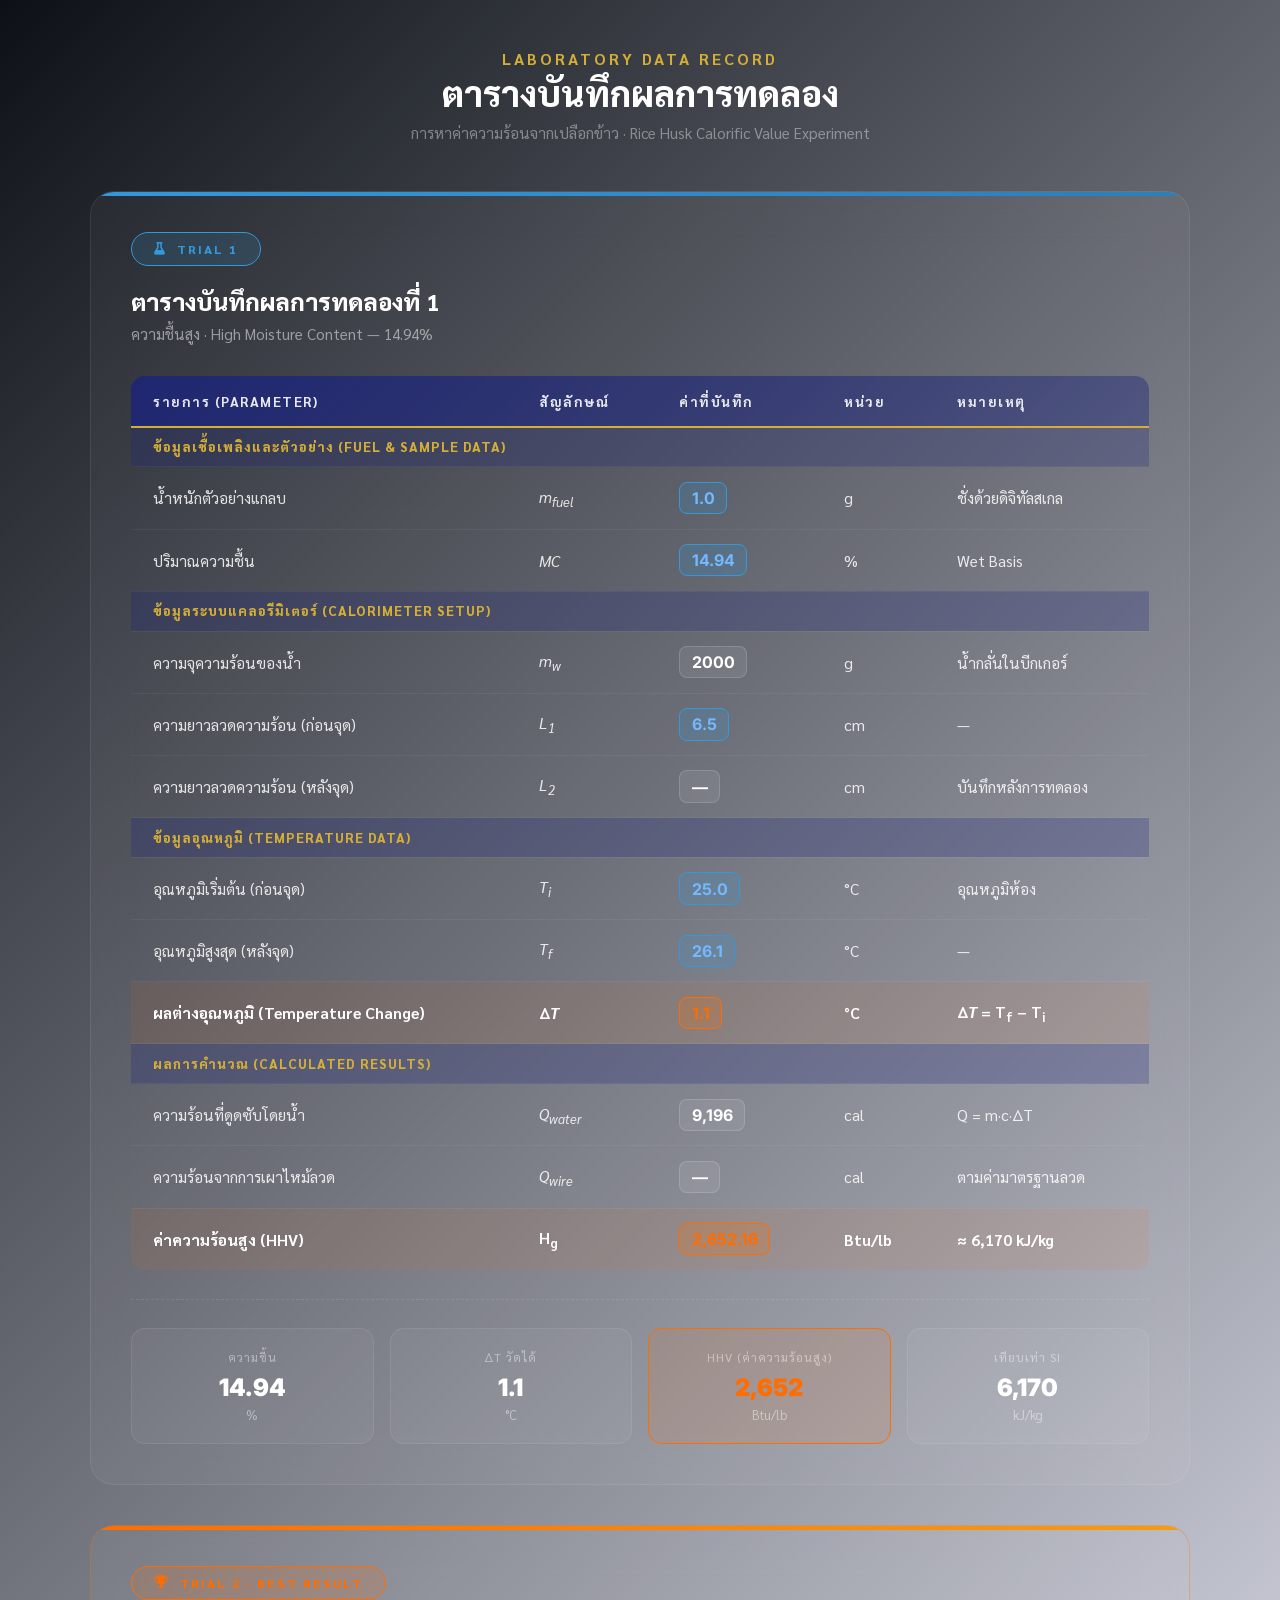
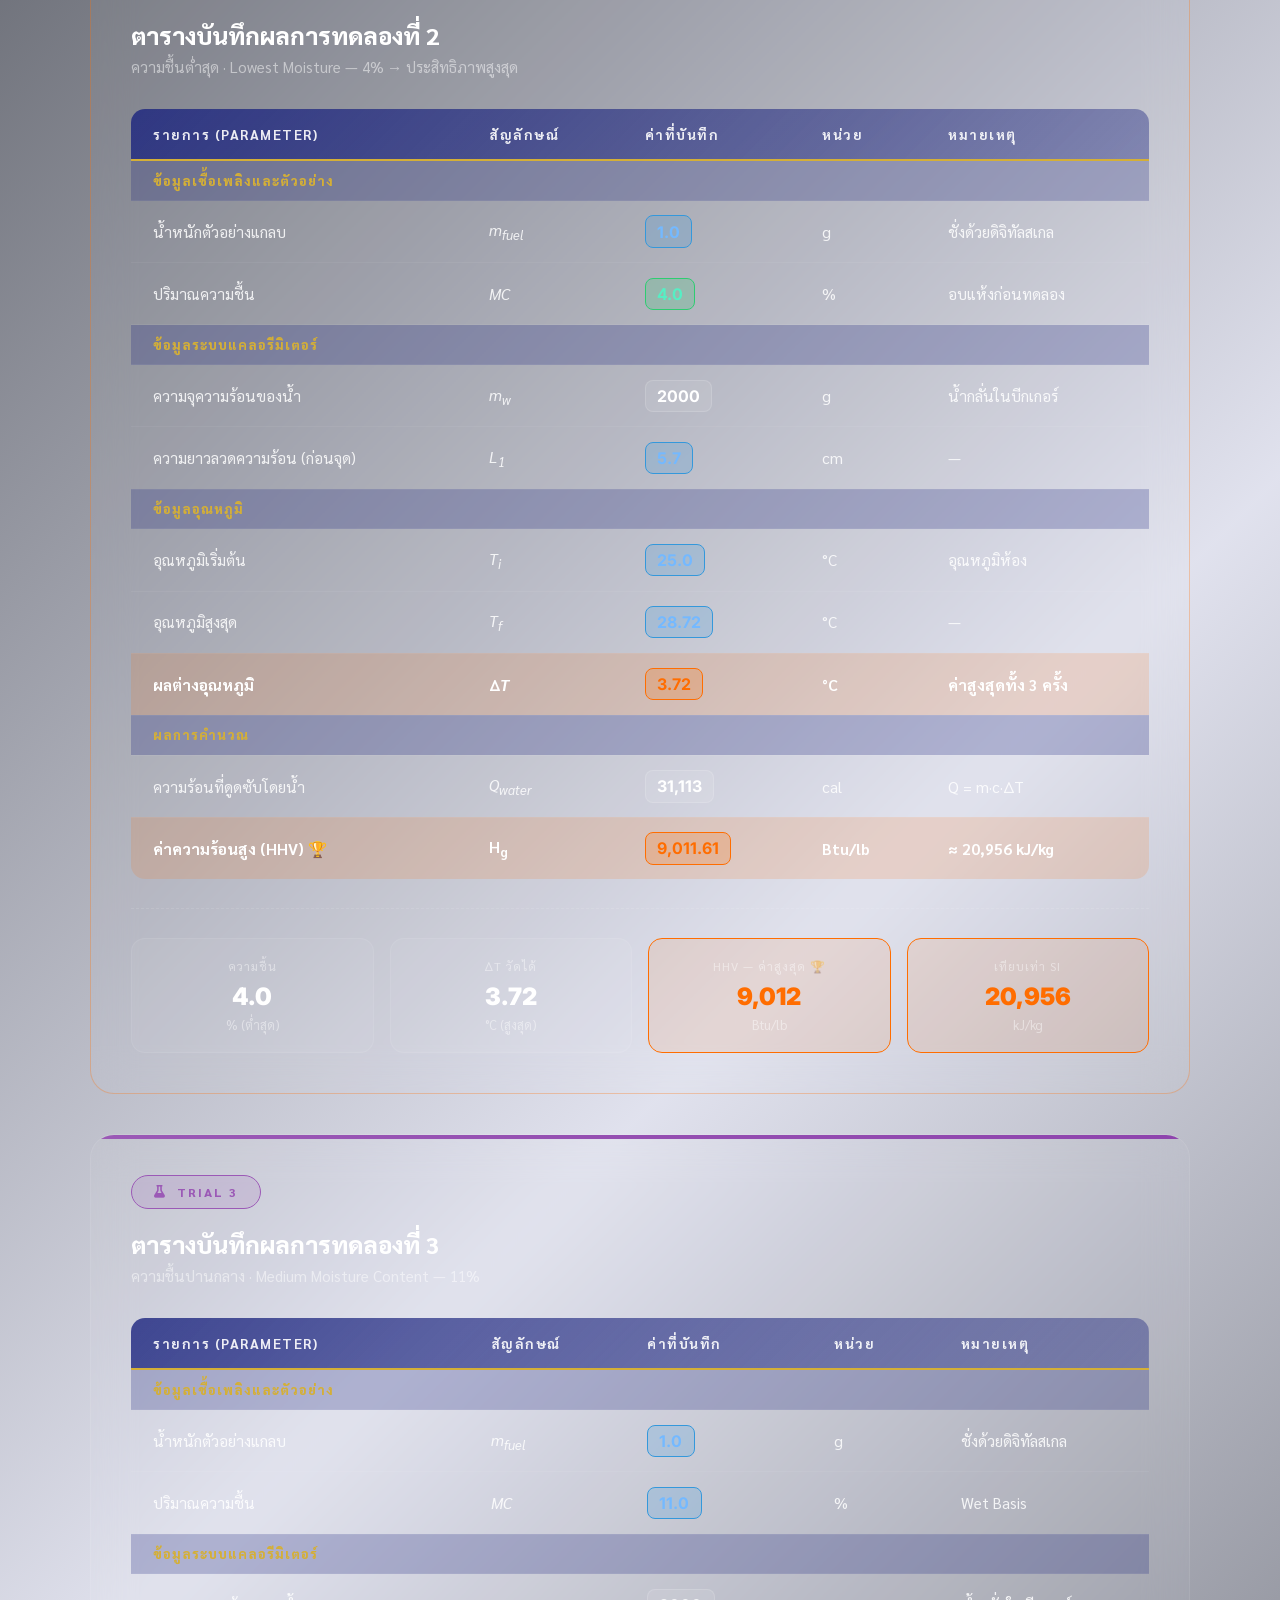
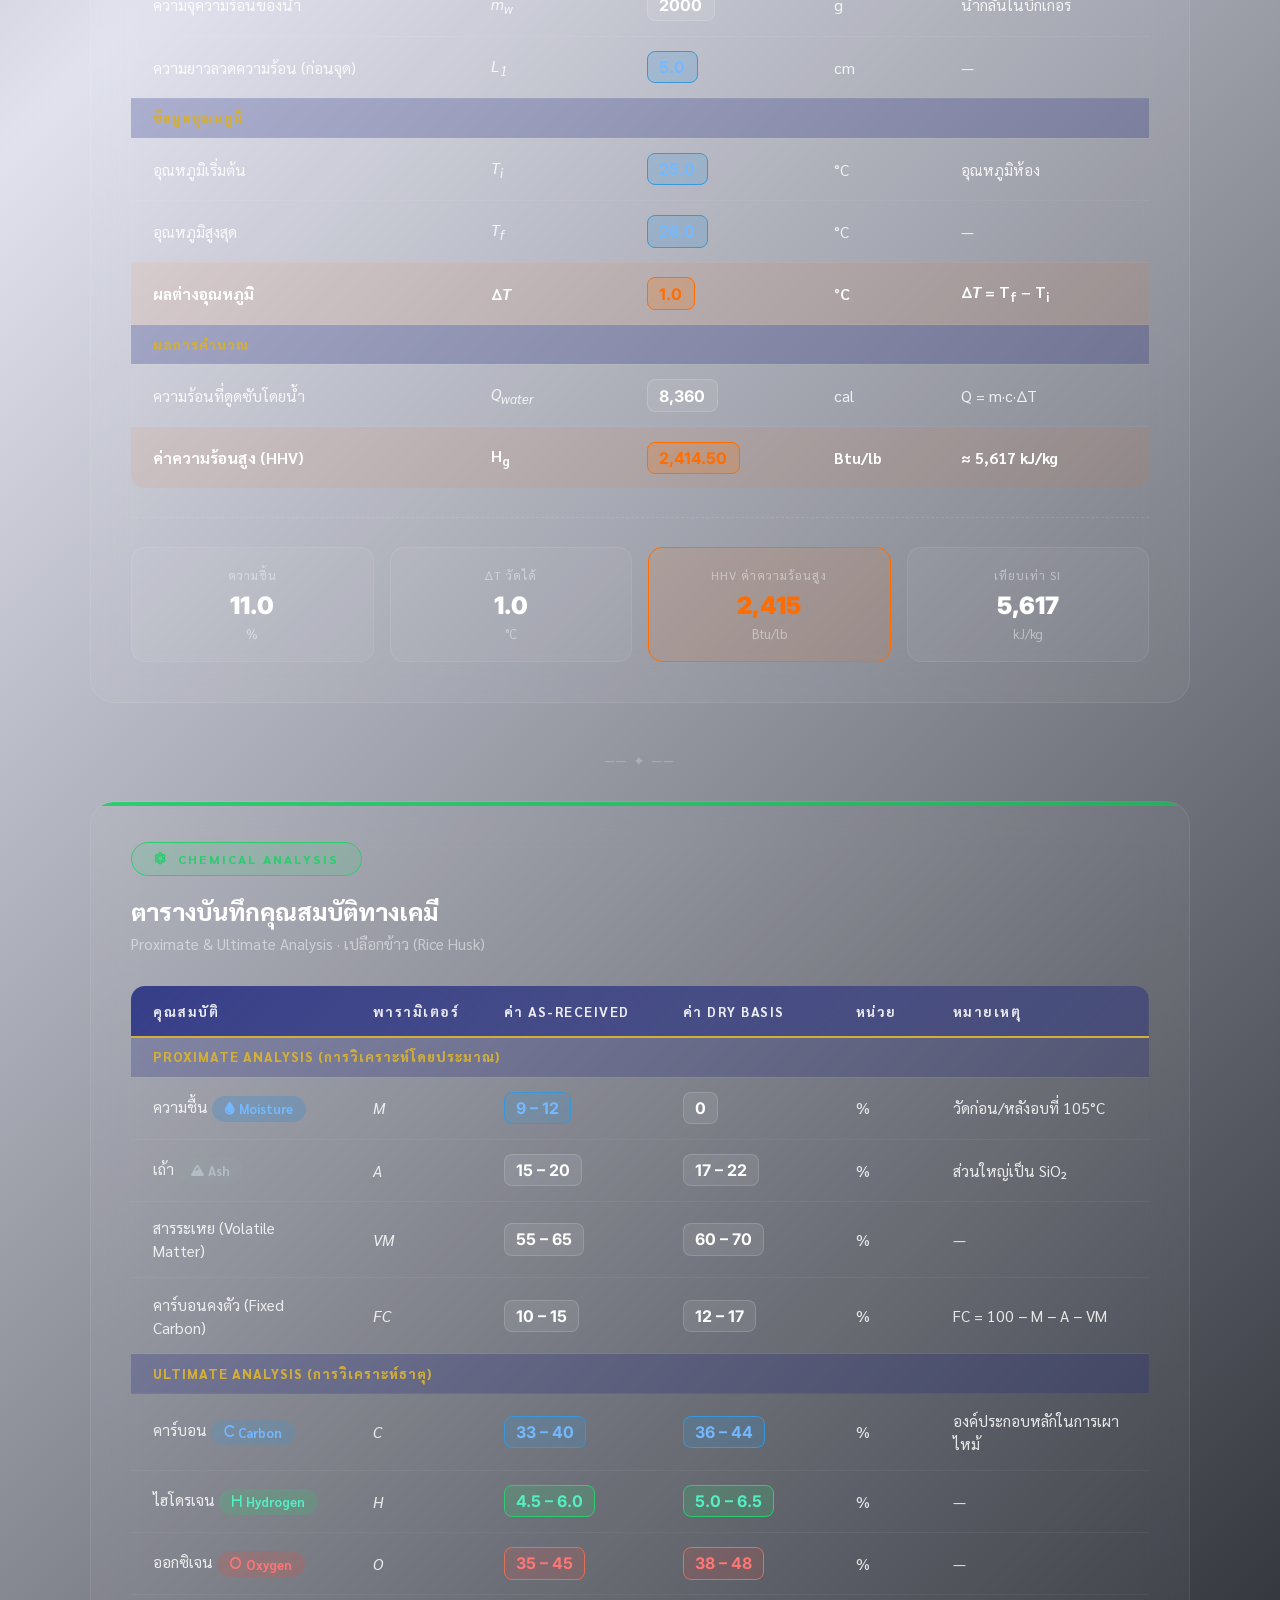
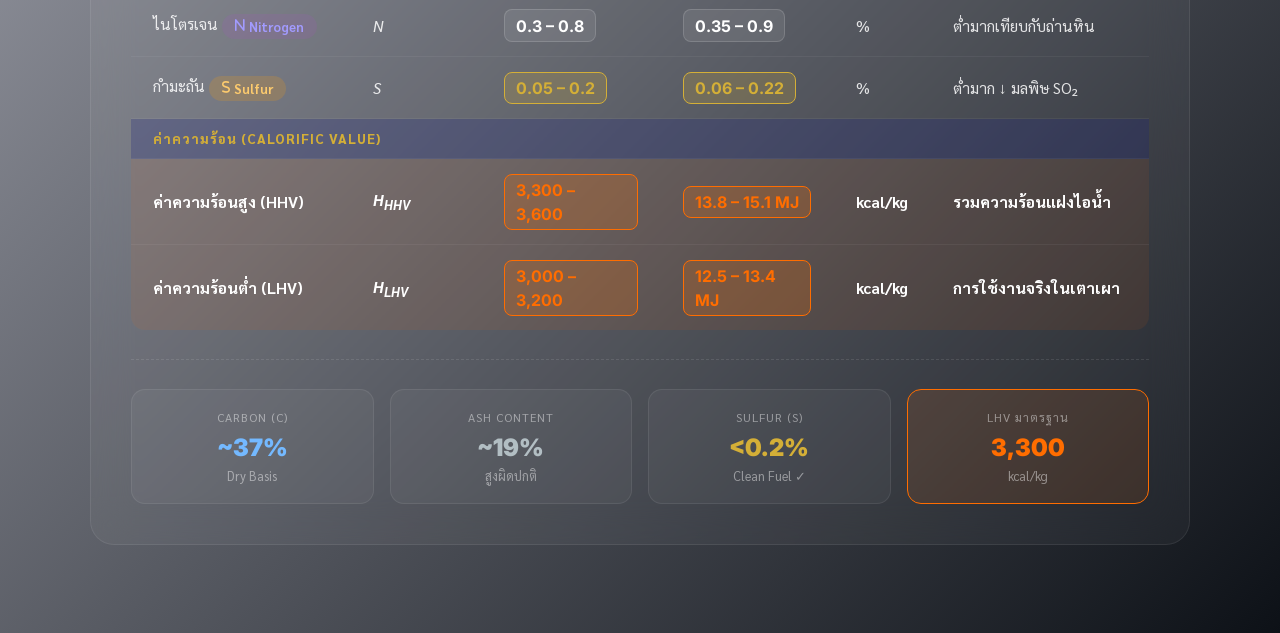
<file: lab-tables-preview.html>
<!DOCTYPE html>
<html lang="th">

<head>
    <meta charset="UTF-8">
    <meta name="viewport" content="width=device-width, initial-scale=1.0">
    <title>ตารางบันทึกผลการทดลอง - แกลบ</title>
    <link rel="preconnect" href="https://fonts.googleapis.com">
    <link
        href="https://fonts.googleapis.com/css2?family=Sarabun:wght@300;400;600;700;800&family=Inter:wght@400;700;900&display=swap"
        rel="stylesheet">
    <link rel="stylesheet" href="https://cdnjs.cloudflare.com/ajax/libs/font-awesome/6.4.0/css/all.min.css">
    <style>
        :root {
            --navy: #1A237E;
            --orange: #FF6D00;
            --gold: #D4AF37;
            --green: #2ecc71;
            --dark: #0d1117;
            --glass: rgba(255, 255, 255, 0.04);
        }

        * {
            margin: 0;
            padding: 0;
            box-sizing: border-box;
        }

        body {
            font-family: 'Sarabun', sans-serif;
            background: linear-gradient(135deg, #0d1117 0%, #1a237e22 50%, #0d1117 100%);
            min-height: 100vh;
            color: #e0e0e0;
            padding: 3rem 1.5rem;
        }

        .page-title {
            text-align: center;
            margin-bottom: 3rem;
        }

        .page-title h1 {
            font-size: 2.2rem;
            font-weight: 900;
            color: white;
            margin-bottom: 0.5rem;
        }

        .page-title .subtitle {
            color: var(--gold);
            font-size: 1rem;
            letter-spacing: 3px;
            text-transform: uppercase;
            font-weight: 700;
        }

        .container {
            max-width: 1100px;
            margin: 0 auto;
        }

        /* ===== TRIAL CARD ===== */
        .trial-card {
            background: var(--glass);
            border: 1px solid rgba(255, 255, 255, 0.08);
            backdrop-filter: blur(20px);
            border-radius: 24px;
            padding: 2.5rem;
            margin-bottom: 2.5rem;
            position: relative;
            overflow: hidden;
            transition: transform 0.3s ease, box-shadow 0.3s ease;
        }

        .trial-card:hover {
            transform: translateY(-4px);
            box-shadow: 0 20px 60px rgba(0, 0, 0, 0.4);
        }

        .trial-card::before {
            content: '';
            position: absolute;
            top: 0;
            left: 0;
            right: 0;
            height: 4px;
        }

        .trial-card.trial-1::before {
            background: linear-gradient(90deg, #3498db, #2980b9);
        }

        .trial-card.trial-2::before {
            background: linear-gradient(90deg, var(--orange), #f39c12);
        }

        .trial-card.trial-3::before {
            background: linear-gradient(90deg, #9b59b6, #8e44ad);
        }

        .trial-card.chem-table::before {
            background: linear-gradient(90deg, var(--green), #27ae60);
        }

        .trial-card.trial-2 {
            border-color: rgba(255, 109, 0, 0.3);
        }

        /* BADGE */
        .trial-badge {
            display: inline-flex;
            align-items: center;
            gap: 0.6rem;
            padding: 0.5rem 1.4rem;
            border-radius: 50px;
            font-size: 0.78rem;
            font-weight: 800;
            letter-spacing: 2px;
            text-transform: uppercase;
            margin-bottom: 1.2rem;
        }

        .badge-1 {
            background: rgba(52, 152, 219, 0.15);
            border: 1px solid #3498db;
            color: #3498db;
        }

        .badge-2 {
            background: rgba(255, 109, 0, 0.15);
            border: 1px solid var(--orange);
            color: var(--orange);
        }

        .badge-3 {
            background: rgba(155, 89, 182, 0.15);
            border: 1px solid #9b59b6;
            color: #9b59b6;
        }

        .badge-chem {
            background: rgba(46, 204, 113, 0.15);
            border: 1px solid var(--green);
            color: var(--green);
        }

        .trial-title {
            font-size: 1.5rem;
            font-weight: 800;
            color: white;
            margin-bottom: 0.4rem;
        }

        .trial-subtitle {
            font-size: 0.95rem;
            color: rgba(255, 255, 255, 0.5);
            margin-bottom: 2rem;
        }

        /* TABLE */
        .table-wrap {
            overflow-x: auto;
            border-radius: 14px;
        }

        table {
            width: 100%;
            border-collapse: collapse;
            font-size: 0.97rem;
        }

        thead tr {
            background: linear-gradient(135deg, rgba(26, 35, 126, 0.8), rgba(26, 35, 126, 0.4));
        }

        th {
            padding: 1rem 1.4rem;
            text-align: left;
            font-weight: 700;
            font-size: 0.85rem;
            letter-spacing: 1.5px;
            text-transform: uppercase;
            color: rgba(255, 255, 255, 0.9);
            border-bottom: 2px solid var(--gold);
            white-space: nowrap;
        }

        td {
            padding: 0.9rem 1.4rem;
            border-bottom: 1px solid rgba(255, 255, 255, 0.05);
            color: rgba(255, 255, 255, 0.85);
            vertical-align: middle;
            line-height: 1.5;
        }

        tbody tr:hover {
            background: rgba(255, 255, 255, 0.04);
        }

        tbody tr:last-child td {
            border-bottom: none;
        }

        /* row types */
        .row-section td {
            background: rgba(26, 35, 126, 0.25);
            color: var(--gold);
            font-weight: 800;
            font-size: 0.82rem;
            letter-spacing: 1px;
            text-transform: uppercase;
            padding: 0.6rem 1.4rem;
        }

        .row-result td {
            background: rgba(255, 109, 0, 0.08);
            font-weight: 700;
            color: white;
        }

        .row-result.best td {
            background: rgba(255, 109, 0, 0.15);
        }

        /* Value pill */
        .val-pill {
            display: inline-block;
            background: rgba(255, 255, 255, 0.08);
            border: 1px solid rgba(255, 255, 255, 0.15);
            border-radius: 8px;
            padding: 0.2rem 0.7rem;
            font-family: 'Inter', monospace;
            font-weight: 700;
            font-size: 1rem;
            color: white;
        }

        .val-pill.highlight {
            background: rgba(255, 109, 0, 0.2);
            border-color: var(--orange);
            color: var(--orange);
        }

        .val-pill.blue {
            background: rgba(52, 152, 219, 0.2);
            border-color: #3498db;
            color: #74b9ff;
        }

        .val-pill.green {
            background: rgba(46, 204, 113, 0.2);
            border-color: var(--green);
            color: #55efc4;
        }

        .val-pill.gold {
            background: rgba(212, 175, 55, 0.2);
            border-color: var(--gold);
            color: var(--gold);
        }

        /* RESULT ROW at bottom */
        .result-summary {
            display: grid;
            grid-template-columns: repeat(auto-fit, minmax(160px, 1fr));
            gap: 1rem;
            margin-top: 1.8rem;
            padding-top: 1.8rem;
            border-top: 1px dashed rgba(255, 255, 255, 0.1);
        }

        .res-item {
            background: rgba(255, 255, 255, 0.04);
            border: 1px solid rgba(255, 255, 255, 0.08);
            border-radius: 14px;
            padding: 1.2rem;
            text-align: center;
        }

        .res-label {
            font-size: 0.75rem;
            color: rgba(255, 255, 255, 0.45);
            text-transform: uppercase;
            letter-spacing: 1px;
            margin-bottom: 0.5rem;
        }

        .res-value {
            font-size: 1.5rem;
            font-weight: 900;
            font-family: 'Inter', sans-serif;
            color: white;
        }

        .res-unit {
            font-size: 0.8rem;
            color: rgba(255, 255, 255, 0.45);
            margin-top: 0.3rem;
        }

        .res-item.featured {
            border-color: var(--orange);
            background: rgba(255, 109, 0, 0.1);
        }

        .res-item.featured .res-value {
            color: var(--orange);
        }

        /* Chemical table */
        .tag-pill {
            display: inline-flex;
            align-items: center;
            gap: 4px;
            padding: 0.2rem 0.8rem;
            border-radius: 20px;
            font-size: 0.8rem;
            font-weight: 700;
        }

        .tag-carbon {
            background: rgba(52, 152, 219, 0.2);
            color: #74b9ff;
        }

        .tag-hydrogen {
            background: rgba(46, 204, 113, 0.2);
            color: #55efc4;
        }

        .tag-oxygen {
            background: rgba(231, 76, 60, 0.2);
            color: #ff7675;
        }

        .tag-nitrogen {
            background: rgba(155, 89, 182, 0.2);
            color: #a29bfe;
        }

        .tag-sulfur {
            background: rgba(243, 156, 18, 0.2);
            color: #fdcb6e;
        }

        .tag-ash {
            background: rgba(149, 165, 166, 0.2);
            color: #b2bec3;
        }

        .tag-moisture {
            background: rgba(9, 132, 227, 0.2);
            color: #74b9ff;
        }

        .section-divider {
            text-align: center;
            padding: 0.5rem 0 2rem;
            color: rgba(255, 255, 255, 0.25);
            font-size: 0.85rem;
            letter-spacing: 2px;
        }
    </style>
</head>

<body>
    <div class="container">

        <div class="page-title">
            <div class="subtitle">Laboratory Data Record</div>
            <h1>ตารางบันทึกผลการทดลอง</h1>
            <p style="color:rgba(255,255,255,0.4); margin-top:0.5rem; font-size:0.95rem;">การหาค่าความร้อนจากเปลือกข้าว
                · Rice Husk Calorific Value Experiment</p>
        </div>

        <!-- ===== TRIAL 1 ===== -->
        <div class="trial-card trial-1">
            <div class="trial-badge badge-1"><i class="fa-solid fa-flask"></i> Trial 1</div>
            <div class="trial-title">ตารางบันทึกผลการทดลองที่ 1</div>
            <div class="trial-subtitle">ความชื้นสูง · High Moisture Content — 14.94%</div>

            <div class="table-wrap">
                <table>
                    <thead>
                        <tr>
                            <th>รายการ (Parameter)</th>
                            <th>สัญลักษณ์</th>
                            <th>ค่าที่บันทึก</th>
                            <th>หน่วย</th>
                            <th>หมายเหตุ</th>
                        </tr>
                    </thead>
                    <tbody>
                        <tr class="row-section">
                            <td colspan="5">ข้อมูลเชื้อเพลิงและตัวอย่าง (Fuel & Sample Data)</td>
                        </tr>
                        <tr>
                            <td>น้ำหนักตัวอย่างแกลบ</td>
                            <td><em>m<sub>fuel</sub></em></td>
                            <td><span class="val-pill blue">1.0</span></td>
                            <td>g</td>
                            <td>ชั่งด้วยดิจิทัลสเกล</td>
                        </tr>
                        <tr>
                            <td>ปริมาณความชื้น</td>
                            <td><em>MC</em></td>
                            <td><span class="val-pill blue">14.94</span></td>
                            <td>%</td>
                            <td>Wet Basis</td>
                        </tr>

                        <tr class="row-section">
                            <td colspan="5">ข้อมูลระบบแคลอรีมิเตอร์ (Calorimeter Setup)</td>
                        </tr>
                        <tr>
                            <td>ความจุความร้อนของน้ำ</td>
                            <td><em>m<sub>w</sub></em></td>
                            <td><span class="val-pill">2000</span></td>
                            <td>g</td>
                            <td>น้ำกลั่นในบีกเกอร์</td>
                        </tr>
                        <tr>
                            <td>ความยาวลวดความร้อน (ก่อนจุด)</td>
                            <td><em>L<sub>1</sub></em></td>
                            <td><span class="val-pill blue">6.5</span></td>
                            <td>cm</td>
                            <td>—</td>
                        </tr>
                        <tr>
                            <td>ความยาวลวดความร้อน (หลังจุด)</td>
                            <td><em>L<sub>2</sub></em></td>
                            <td><span class="val-pill">—</span></td>
                            <td>cm</td>
                            <td>บันทึกหลังการทดลอง</td>
                        </tr>

                        <tr class="row-section">
                            <td colspan="5">ข้อมูลอุณหภูมิ (Temperature Data)</td>
                        </tr>
                        <tr>
                            <td>อุณหภูมิเริ่มต้น (ก่อนจุด)</td>
                            <td><em>T<sub>i</sub></em></td>
                            <td><span class="val-pill blue">25.0</span></td>
                            <td>°C</td>
                            <td>อุณหภูมิห้อง</td>
                        </tr>
                        <tr>
                            <td>อุณหภูมิสูงสุด (หลังจุด)</td>
                            <td><em>T<sub>f</sub></em></td>
                            <td><span class="val-pill blue">26.1</span></td>
                            <td>°C</td>
                            <td>—</td>
                        </tr>
                        <tr class="row-result">
                            <td><strong>ผลต่างอุณหภูมิ (Temperature Change)</strong></td>
                            <td><strong>Δ<em>T</em></strong></td>
                            <td><span class="val-pill highlight">1.1</span></td>
                            <td>°C</td>
                            <td>Δ<em>T</em> = T<sub>f</sub> − T<sub>i</sub></td>
                        </tr>

                        <tr class="row-section">
                            <td colspan="5">ผลการคำนวณ (Calculated Results)</td>
                        </tr>
                        <tr>
                            <td>ความร้อนที่ดูดซับโดยน้ำ</td>
                            <td><em>Q<sub>water</sub></em></td>
                            <td><span class="val-pill">9,196</span></td>
                            <td>cal</td>
                            <td>Q = m·c·ΔT</td>
                        </tr>
                        <tr>
                            <td>ความร้อนจากการเผาไหม้ลวด</td>
                            <td><em>Q<sub>wire</sub></em></td>
                            <td><span class="val-pill">—</span></td>
                            <td>cal</td>
                            <td>ตามค่ามาตรฐานลวด</td>
                        </tr>
                        <tr class="row-result">
                            <td><strong>ค่าความร้อนสูง (HHV)</strong></td>
                            <td><strong>H<sub>g</sub></strong></td>
                            <td><span class="val-pill highlight">2,652.16</span></td>
                            <td>Btu/lb</td>
                            <td>≈ 6,170 kJ/kg</td>
                        </tr>
                    </tbody>
                </table>
            </div>

            <div class="result-summary">
                <div class="res-item">
                    <div class="res-label">ความชื้น</div>
                    <div class="res-value">14.94</div>
                    <div class="res-unit">%</div>
                </div>
                <div class="res-item">
                    <div class="res-label">ΔT วัดได้</div>
                    <div class="res-value">1.1</div>
                    <div class="res-unit">°C</div>
                </div>
                <div class="res-item featured">
                    <div class="res-label">HHV (ค่าความร้อนสูง)</div>
                    <div class="res-value">2,652</div>
                    <div class="res-unit">Btu/lb</div>
                </div>
                <div class="res-item">
                    <div class="res-label">เทียบเท่า SI</div>
                    <div class="res-value">6,170</div>
                    <div class="res-unit">kJ/kg</div>
                </div>
            </div>
        </div>

        <!-- ===== TRIAL 2 ===== -->
        <div class="trial-card trial-2">
            <div class="trial-badge badge-2"><i class="fa-solid fa-trophy"></i> Trial 2 · Best Result</div>
            <div class="trial-title">ตารางบันทึกผลการทดลองที่ 2</div>
            <div class="trial-subtitle">ความชื้นต่ำสุด · Lowest Moisture — 4% → ประสิทธิภาพสูงสุด</div>

            <div class="table-wrap">
                <table>
                    <thead>
                        <tr>
                            <th>รายการ (Parameter)</th>
                            <th>สัญลักษณ์</th>
                            <th>ค่าที่บันทึก</th>
                            <th>หน่วย</th>
                            <th>หมายเหตุ</th>
                        </tr>
                    </thead>
                    <tbody>
                        <tr class="row-section">
                            <td colspan="5">ข้อมูลเชื้อเพลิงและตัวอย่าง</td>
                        </tr>
                        <tr>
                            <td>น้ำหนักตัวอย่างแกลบ</td>
                            <td><em>m<sub>fuel</sub></em></td>
                            <td><span class="val-pill blue">1.0</span></td>
                            <td>g</td>
                            <td>ชั่งด้วยดิจิทัลสเกล</td>
                        </tr>
                        <tr>
                            <td>ปริมาณความชื้น</td>
                            <td><em>MC</em></td>
                            <td><span class="val-pill green">4.0</span></td>
                            <td>%</td>
                            <td>อบแห้งก่อนทดลอง</td>
                        </tr>

                        <tr class="row-section">
                            <td colspan="5">ข้อมูลระบบแคลอรีมิเตอร์</td>
                        </tr>
                        <tr>
                            <td>ความจุความร้อนของน้ำ</td>
                            <td><em>m<sub>w</sub></em></td>
                            <td><span class="val-pill">2000</span></td>
                            <td>g</td>
                            <td>น้ำกลั่นในบีกเกอร์</td>
                        </tr>
                        <tr>
                            <td>ความยาวลวดความร้อน (ก่อนจุด)</td>
                            <td><em>L<sub>1</sub></em></td>
                            <td><span class="val-pill blue">5.7</span></td>
                            <td>cm</td>
                            <td>—</td>
                        </tr>

                        <tr class="row-section">
                            <td colspan="5">ข้อมูลอุณหภูมิ</td>
                        </tr>
                        <tr>
                            <td>อุณหภูมิเริ่มต้น</td>
                            <td><em>T<sub>i</sub></em></td>
                            <td><span class="val-pill blue">25.0</span></td>
                            <td>°C</td>
                            <td>อุณหภูมิห้อง</td>
                        </tr>
                        <tr>
                            <td>อุณหภูมิสูงสุด</td>
                            <td><em>T<sub>f</sub></em></td>
                            <td><span class="val-pill blue">28.72</span></td>
                            <td>°C</td>
                            <td>—</td>
                        </tr>
                        <tr class="row-result best">
                            <td><strong>ผลต่างอุณหภูมิ</strong></td>
                            <td><strong>Δ<em>T</em></strong></td>
                            <td><span class="val-pill highlight">3.72</span></td>
                            <td>°C</td>
                            <td>ค่าสูงสุดทั้ง 3 ครั้ง</td>
                        </tr>

                        <tr class="row-section">
                            <td colspan="5">ผลการคำนวณ</td>
                        </tr>
                        <tr>
                            <td>ความร้อนที่ดูดซับโดยน้ำ</td>
                            <td><em>Q<sub>water</sub></em></td>
                            <td><span class="val-pill">31,113</span></td>
                            <td>cal</td>
                            <td>Q = m·c·ΔT</td>
                        </tr>
                        <tr class="row-result best">
                            <td><strong>ค่าความร้อนสูง (HHV) 🏆</strong></td>
                            <td><strong>H<sub>g</sub></strong></td>
                            <td><span class="val-pill highlight">9,011.61</span></td>
                            <td>Btu/lb</td>
                            <td>≈ 20,956 kJ/kg</td>
                        </tr>
                    </tbody>
                </table>
            </div>

            <div class="result-summary">
                <div class="res-item">
                    <div class="res-label">ความชื้น</div>
                    <div class="res-value">4.0</div>
                    <div class="res-unit">% (ต่ำสุด)</div>
                </div>
                <div class="res-item">
                    <div class="res-label">ΔT วัดได้</div>
                    <div class="res-value">3.72</div>
                    <div class="res-unit">°C (สูงสุด)</div>
                </div>
                <div class="res-item featured">
                    <div class="res-label">HHV — ค่าสูงสุด 🏆</div>
                    <div class="res-value">9,012</div>
                    <div class="res-unit">Btu/lb</div>
                </div>
                <div class="res-item featured">
                    <div class="res-label">เทียบเท่า SI</div>
                    <div class="res-value">20,956</div>
                    <div class="res-unit">kJ/kg</div>
                </div>
            </div>
        </div>

        <!-- ===== TRIAL 3 ===== -->
        <div class="trial-card trial-3">
            <div class="trial-badge badge-3"><i class="fa-solid fa-flask"></i> Trial 3</div>
            <div class="trial-title">ตารางบันทึกผลการทดลองที่ 3</div>
            <div class="trial-subtitle">ความชื้นปานกลาง · Medium Moisture Content — 11%</div>

            <div class="table-wrap">
                <table>
                    <thead>
                        <tr>
                            <th>รายการ (Parameter)</th>
                            <th>สัญลักษณ์</th>
                            <th>ค่าที่บันทึก</th>
                            <th>หน่วย</th>
                            <th>หมายเหตุ</th>
                        </tr>
                    </thead>
                    <tbody>
                        <tr class="row-section">
                            <td colspan="5">ข้อมูลเชื้อเพลิงและตัวอย่าง</td>
                        </tr>
                        <tr>
                            <td>น้ำหนักตัวอย่างแกลบ</td>
                            <td><em>m<sub>fuel</sub></em></td>
                            <td><span class="val-pill blue">1.0</span></td>
                            <td>g</td>
                            <td>ชั่งด้วยดิจิทัลสเกล</td>
                        </tr>
                        <tr>
                            <td>ปริมาณความชื้น</td>
                            <td><em>MC</em></td>
                            <td><span class="val-pill blue">11.0</span></td>
                            <td>%</td>
                            <td>Wet Basis</td>
                        </tr>

                        <tr class="row-section">
                            <td colspan="5">ข้อมูลระบบแคลอรีมิเตอร์</td>
                        </tr>
                        <tr>
                            <td>ความจุความร้อนของน้ำ</td>
                            <td><em>m<sub>w</sub></em></td>
                            <td><span class="val-pill">2000</span></td>
                            <td>g</td>
                            <td>น้ำกลั่นในบีกเกอร์</td>
                        </tr>
                        <tr>
                            <td>ความยาวลวดความร้อน (ก่อนจุด)</td>
                            <td><em>L<sub>1</sub></em></td>
                            <td><span class="val-pill blue">5.0</span></td>
                            <td>cm</td>
                            <td>—</td>
                        </tr>

                        <tr class="row-section">
                            <td colspan="5">ข้อมูลอุณหภูมิ</td>
                        </tr>
                        <tr>
                            <td>อุณหภูมิเริ่มต้น</td>
                            <td><em>T<sub>i</sub></em></td>
                            <td><span class="val-pill blue">25.0</span></td>
                            <td>°C</td>
                            <td>อุณหภูมิห้อง</td>
                        </tr>
                        <tr>
                            <td>อุณหภูมิสูงสุด</td>
                            <td><em>T<sub>f</sub></em></td>
                            <td><span class="val-pill blue">26.0</span></td>
                            <td>°C</td>
                            <td>—</td>
                        </tr>
                        <tr class="row-result">
                            <td><strong>ผลต่างอุณหภูมิ</strong></td>
                            <td><strong>Δ<em>T</em></strong></td>
                            <td><span class="val-pill highlight">1.0</span></td>
                            <td>°C</td>
                            <td>Δ<em>T</em> = T<sub>f</sub> − T<sub>i</sub></td>
                        </tr>

                        <tr class="row-section">
                            <td colspan="5">ผลการคำนวณ</td>
                        </tr>
                        <tr>
                            <td>ความร้อนที่ดูดซับโดยน้ำ</td>
                            <td><em>Q<sub>water</sub></em></td>
                            <td><span class="val-pill">8,360</span></td>
                            <td>cal</td>
                            <td>Q = m·c·ΔT</td>
                        </tr>
                        <tr class="row-result">
                            <td><strong>ค่าความร้อนสูง (HHV)</strong></td>
                            <td><strong>H<sub>g</sub></strong></td>
                            <td><span class="val-pill highlight">2,414.50</span></td>
                            <td>Btu/lb</td>
                            <td>≈ 5,617 kJ/kg</td>
                        </tr>
                    </tbody>
                </table>
            </div>

            <div class="result-summary">
                <div class="res-item">
                    <div class="res-label">ความชื้น</div>
                    <div class="res-value">11.0</div>
                    <div class="res-unit">%</div>
                </div>
                <div class="res-item">
                    <div class="res-label">ΔT วัดได้</div>
                    <div class="res-value">1.0</div>
                    <div class="res-unit">°C</div>
                </div>
                <div class="res-item featured">
                    <div class="res-label">HHV ค่าความร้อนสูง</div>
                    <div class="res-value">2,415</div>
                    <div class="res-unit">Btu/lb</div>
                </div>
                <div class="res-item">
                    <div class="res-label">เทียบเท่า SI</div>
                    <div class="res-value">5,617</div>
                    <div class="res-unit">kJ/kg</div>
                </div>
            </div>
        </div>

        <div class="section-divider">── ✦ ──</div>

        <!-- ===== CHEMICAL PROPERTIES TABLE ===== -->
        <div class="trial-card chem-table">
            <div class="trial-badge badge-chem"><i class="fa-solid fa-atom"></i> Chemical Analysis</div>
            <div class="trial-title">ตารางบันทึกคุณสมบัติทางเคมี</div>
            <div class="trial-subtitle">Proximate & Ultimate Analysis · เปลือกข้าว (Rice Husk)</div>

            <div class="table-wrap">
                <table>
                    <thead>
                        <tr>
                            <th>คุณสมบัติ</th>
                            <th>พารามิเตอร์</th>
                            <th>ค่า As-received</th>
                            <th>ค่า Dry Basis</th>
                            <th>หน่วย</th>
                            <th>หมายเหตุ</th>
                        </tr>
                    </thead>
                    <tbody>
                        <tr class="row-section">
                            <td colspan="6">Proximate Analysis (การวิเคราะห์โดยประมาณ)</td>
                        </tr>
                        <tr>
                            <td>ความชื้น <span class="tag-pill tag-moisture"><i class="fa-solid fa-droplet"></i>
                                    Moisture</span></td>
                            <td><em>M</em></td>
                            <td><span class="val-pill blue">9 – 12</span></td>
                            <td><span class="val-pill">0</span></td>
                            <td>%</td>
                            <td>วัดก่อน/หลังอบที่ 105°C</td>
                        </tr>
                        <tr>
                            <td>เถ้า <span class="tag-pill tag-ash"><i class="fa-solid fa-mountain"></i> Ash</span></td>
                            <td><em>A</em></td>
                            <td><span class="val-pill">15 – 20</span></td>
                            <td><span class="val-pill">17 – 22</span></td>
                            <td>%</td>
                            <td>ส่วนใหญ่เป็น SiO₂</td>
                        </tr>
                        <tr>
                            <td>สารระเหย (Volatile Matter)</td>
                            <td><em>VM</em></td>
                            <td><span class="val-pill">55 – 65</span></td>
                            <td><span class="val-pill">60 – 70</span></td>
                            <td>%</td>
                            <td>—</td>
                        </tr>
                        <tr>
                            <td>คาร์บอนคงตัว (Fixed Carbon)</td>
                            <td><em>FC</em></td>
                            <td><span class="val-pill">10 – 15</span></td>
                            <td><span class="val-pill">12 – 17</span></td>
                            <td>%</td>
                            <td>FC = 100 − M − A − VM</td>
                        </tr>

                        <tr class="row-section">
                            <td colspan="6">Ultimate Analysis (การวิเคราะห์ธาตุ)</td>
                        </tr>
                        <tr>
                            <td>คาร์บอน <span class="tag-pill tag-carbon"><i class="fa-solid fa-c"></i> Carbon</span>
                            </td>
                            <td><em>C</em></td>
                            <td><span class="val-pill blue">33 – 40</span></td>
                            <td><span class="val-pill blue">36 – 44</span></td>
                            <td>%</td>
                            <td>องค์ประกอบหลักในการเผาไหม้</td>
                        </tr>
                        <tr>
                            <td>ไฮโดรเจน <span class="tag-pill tag-hydrogen"><i class="fa-solid fa-h"></i>
                                    Hydrogen</span></td>
                            <td><em>H</em></td>
                            <td><span class="val-pill green">4.5 – 6.0</span></td>
                            <td><span class="val-pill green">5.0 – 6.5</span></td>
                            <td>%</td>
                            <td>—</td>
                        </tr>
                        <tr>
                            <td>ออกซิเจน <span class="tag-pill tag-oxygen"><i class="fa-solid fa-o"></i> Oxygen</span>
                            </td>
                            <td><em>O</em></td>
                            <td><span class="val-pill"
                                    style="color:#ff7675;border-color:#e17055;background:rgba(231,76,60,0.15)">35 –
                                    45</span></td>
                            <td><span class="val-pill"
                                    style="color:#ff7675;border-color:#e17055;background:rgba(231,76,60,0.15)">38 –
                                    48</span></td>
                            <td>%</td>
                            <td>—</td>
                        </tr>
                        <tr>
                            <td>ไนโตรเจน <span class="tag-pill tag-nitrogen"><i class="fa-solid fa-n"></i>
                                    Nitrogen</span></td>
                            <td><em>N</em></td>
                            <td><span class="val-pill">0.3 – 0.8</span></td>
                            <td><span class="val-pill">0.35 – 0.9</span></td>
                            <td>%</td>
                            <td>ต่ำมากเทียบกับถ่านหิน</td>
                        </tr>
                        <tr>
                            <td>กำมะถัน <span class="tag-pill tag-sulfur"><i class="fa-solid fa-s"></i> Sulfur</span>
                            </td>
                            <td><em>S</em></td>
                            <td><span class="val-pill gold">0.05 – 0.2</span></td>
                            <td><span class="val-pill gold">0.06 – 0.22</span></td>
                            <td>%</td>
                            <td>ต่ำมาก ↓ มลพิษ SO₂</td>
                        </tr>

                        <tr class="row-section">
                            <td colspan="6">ค่าความร้อน (Calorific Value)</td>
                        </tr>
                        <tr class="row-result">
                            <td><strong>ค่าความร้อนสูง (HHV)</strong></td>
                            <td><em>H<sub>HHV</sub></em></td>
                            <td><span class="val-pill highlight">3,300 – 3,600</span></td>
                            <td><span class="val-pill highlight">13.8 – 15.1 MJ</span></td>
                            <td>kcal/kg</td>
                            <td>รวมความร้อนแฝงไอน้ำ</td>
                        </tr>
                        <tr class="row-result">
                            <td><strong>ค่าความร้อนต่ำ (LHV)</strong></td>
                            <td><em>H<sub>LHV</sub></em></td>
                            <td><span class="val-pill highlight">3,000 – 3,200</span></td>
                            <td><span class="val-pill highlight">12.5 – 13.4 MJ</span></td>
                            <td>kcal/kg</td>
                            <td>การใช้งานจริงในเตาเผา</td>
                        </tr>
                    </tbody>
                </table>
            </div>

            <div class="result-summary">
                <div class="res-item">
                    <div class="res-label">Carbon (C)</div>
                    <div class="res-value" style="color:#74b9ff;">~37%</div>
                    <div class="res-unit">Dry Basis</div>
                </div>
                <div class="res-item">
                    <div class="res-label">Ash Content</div>
                    <div class="res-value" style="color:#b2bec3;">~19%</div>
                    <div class="res-unit">สูงผิดปกติ</div>
                </div>
                <div class="res-item">
                    <div class="res-label">Sulfur (S)</div>
                    <div class="res-value" style="color:var(--gold);">&lt;0.2%</div>
                    <div class="res-unit">Clean Fuel ✓</div>
                </div>
                <div class="res-item featured">
                    <div class="res-label">LHV มาตรฐาน</div>
                    <div class="res-value">3,300</div>
                    <div class="res-unit">kcal/kg</div>
                </div>
            </div>
        </div>

    </div>
</body>

</html>
</file>
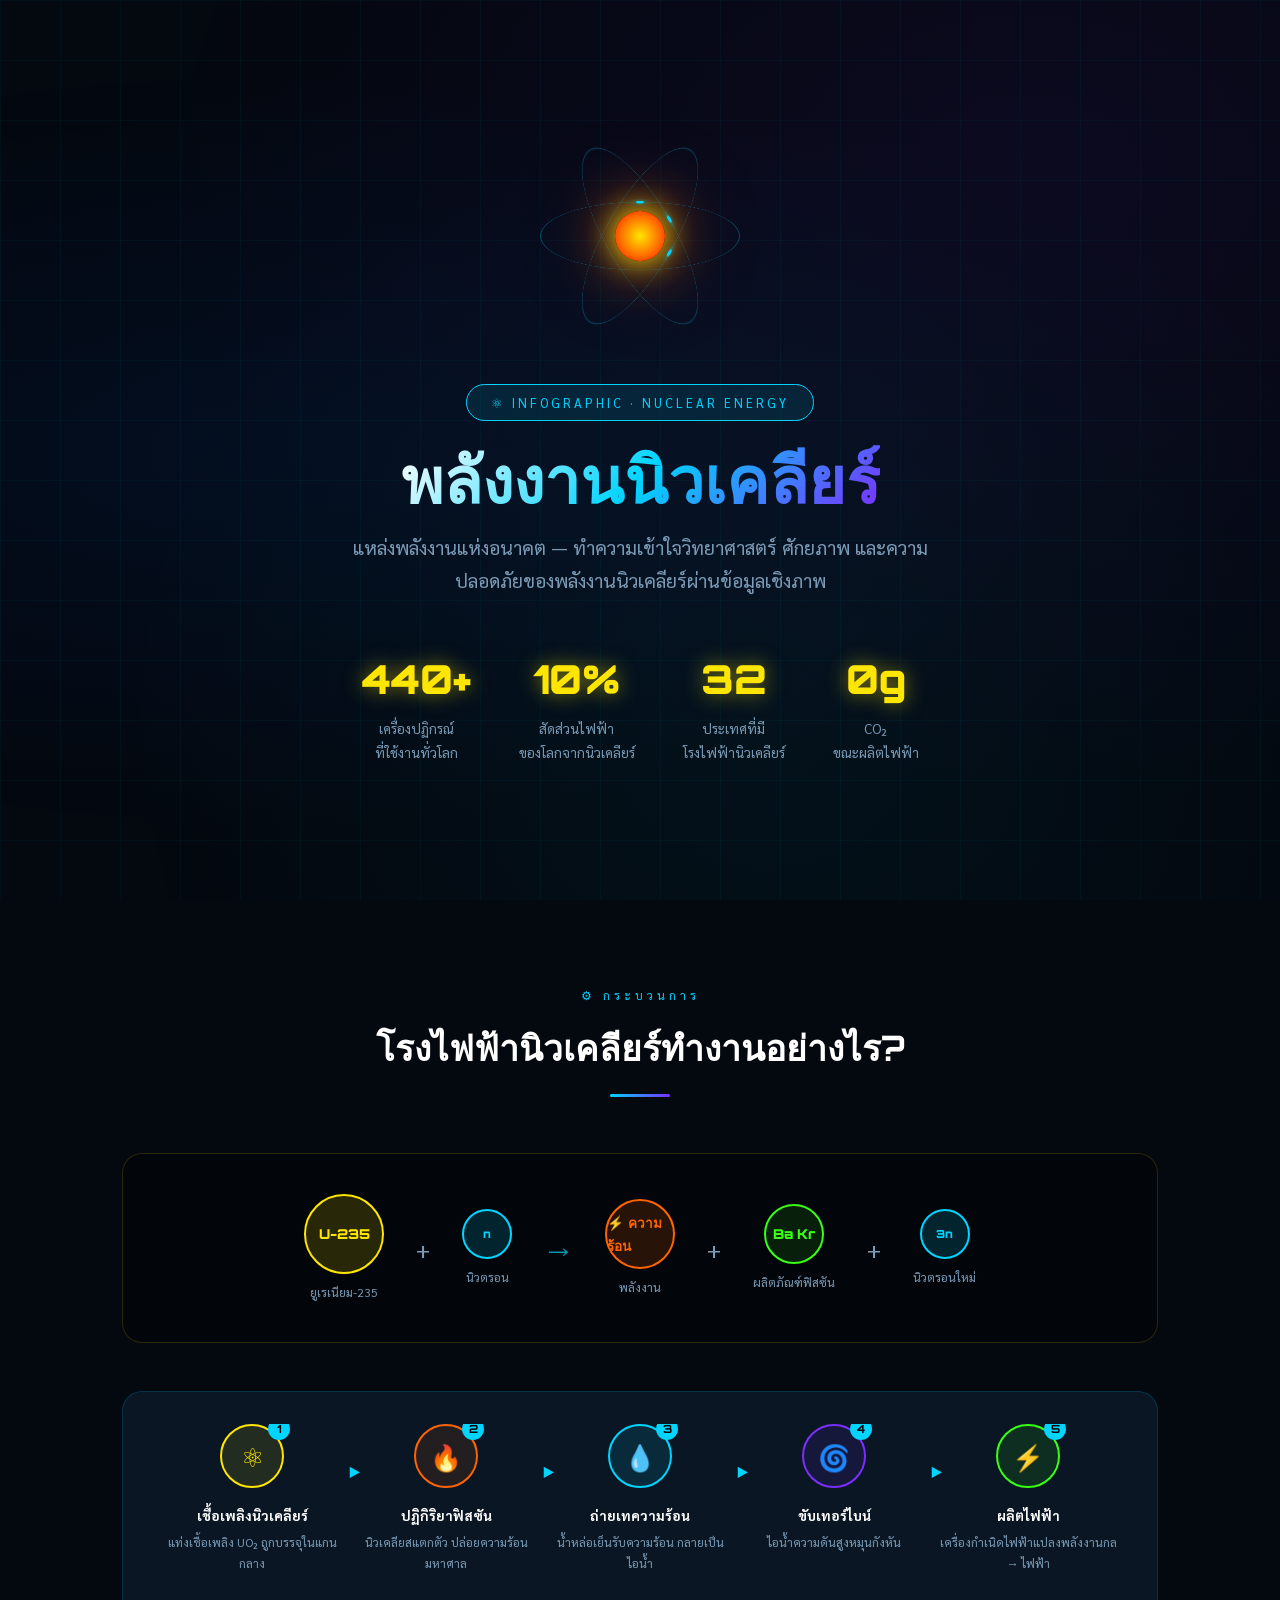
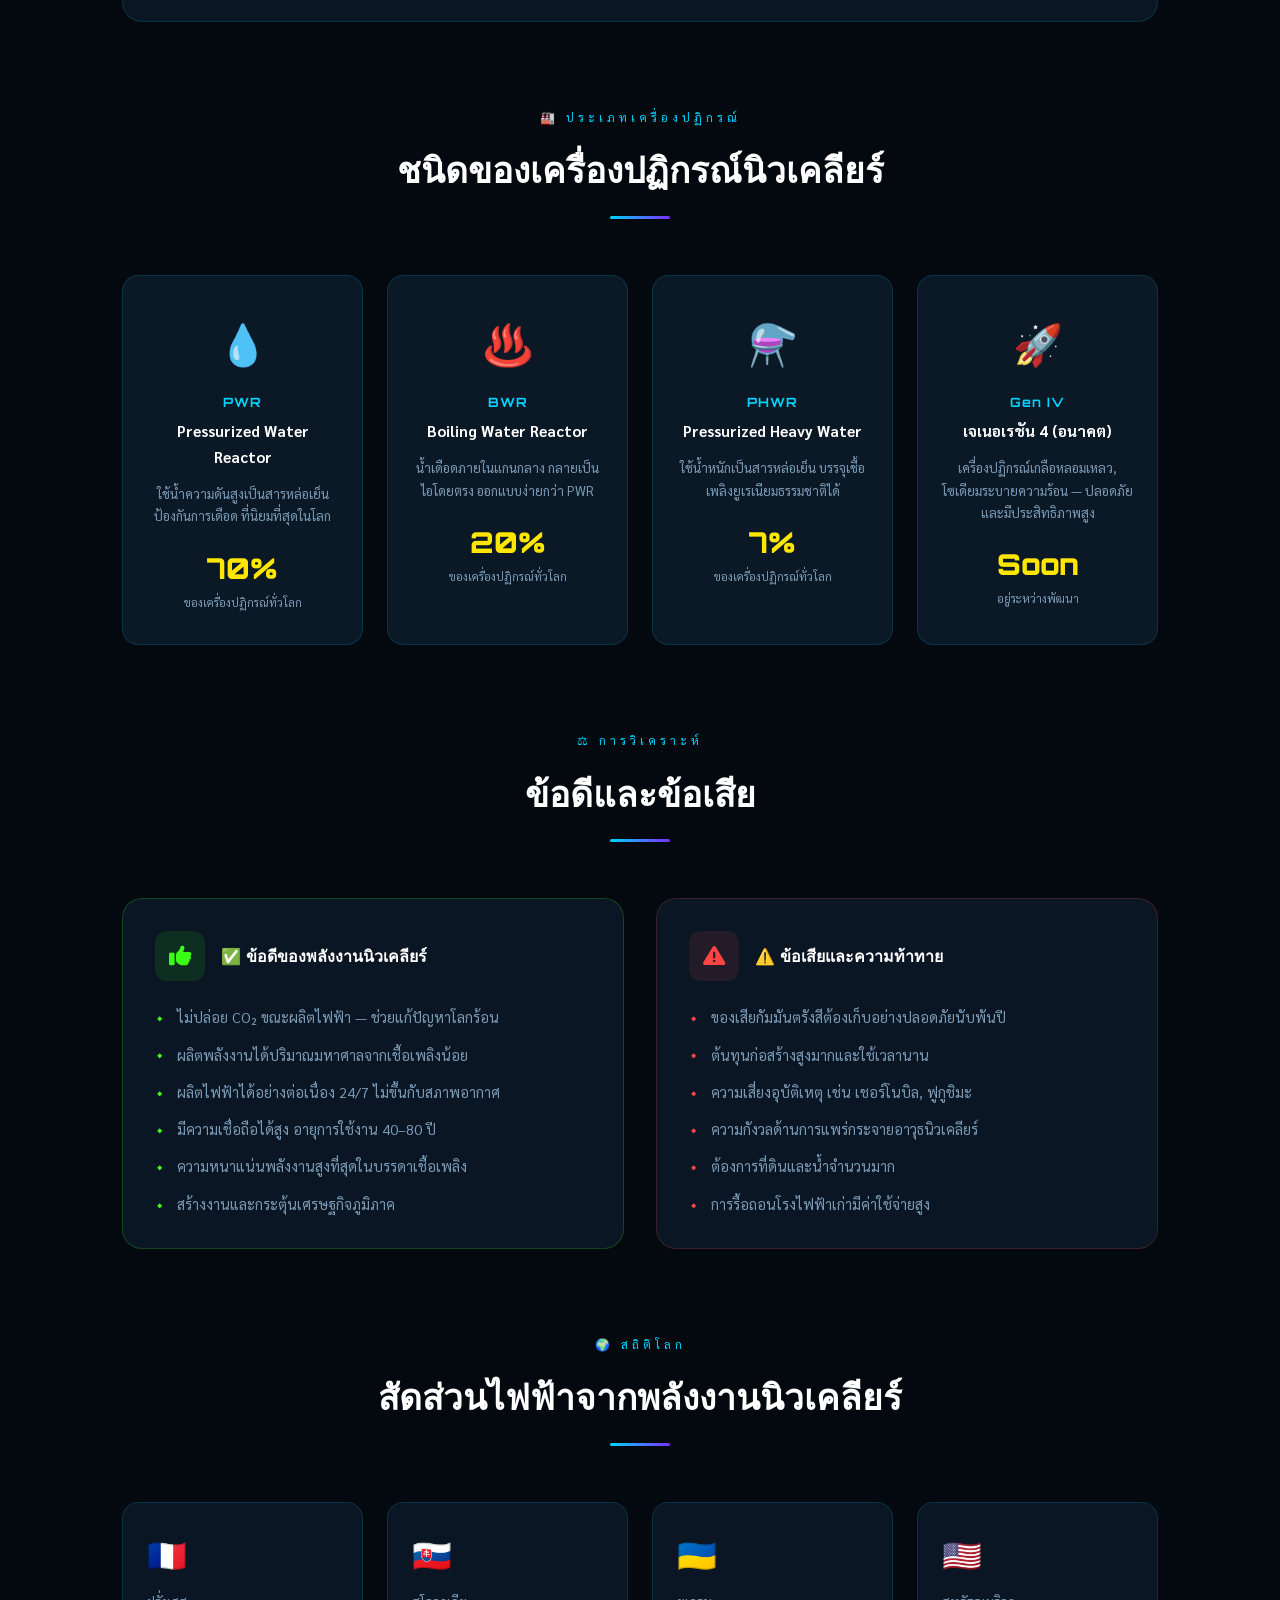
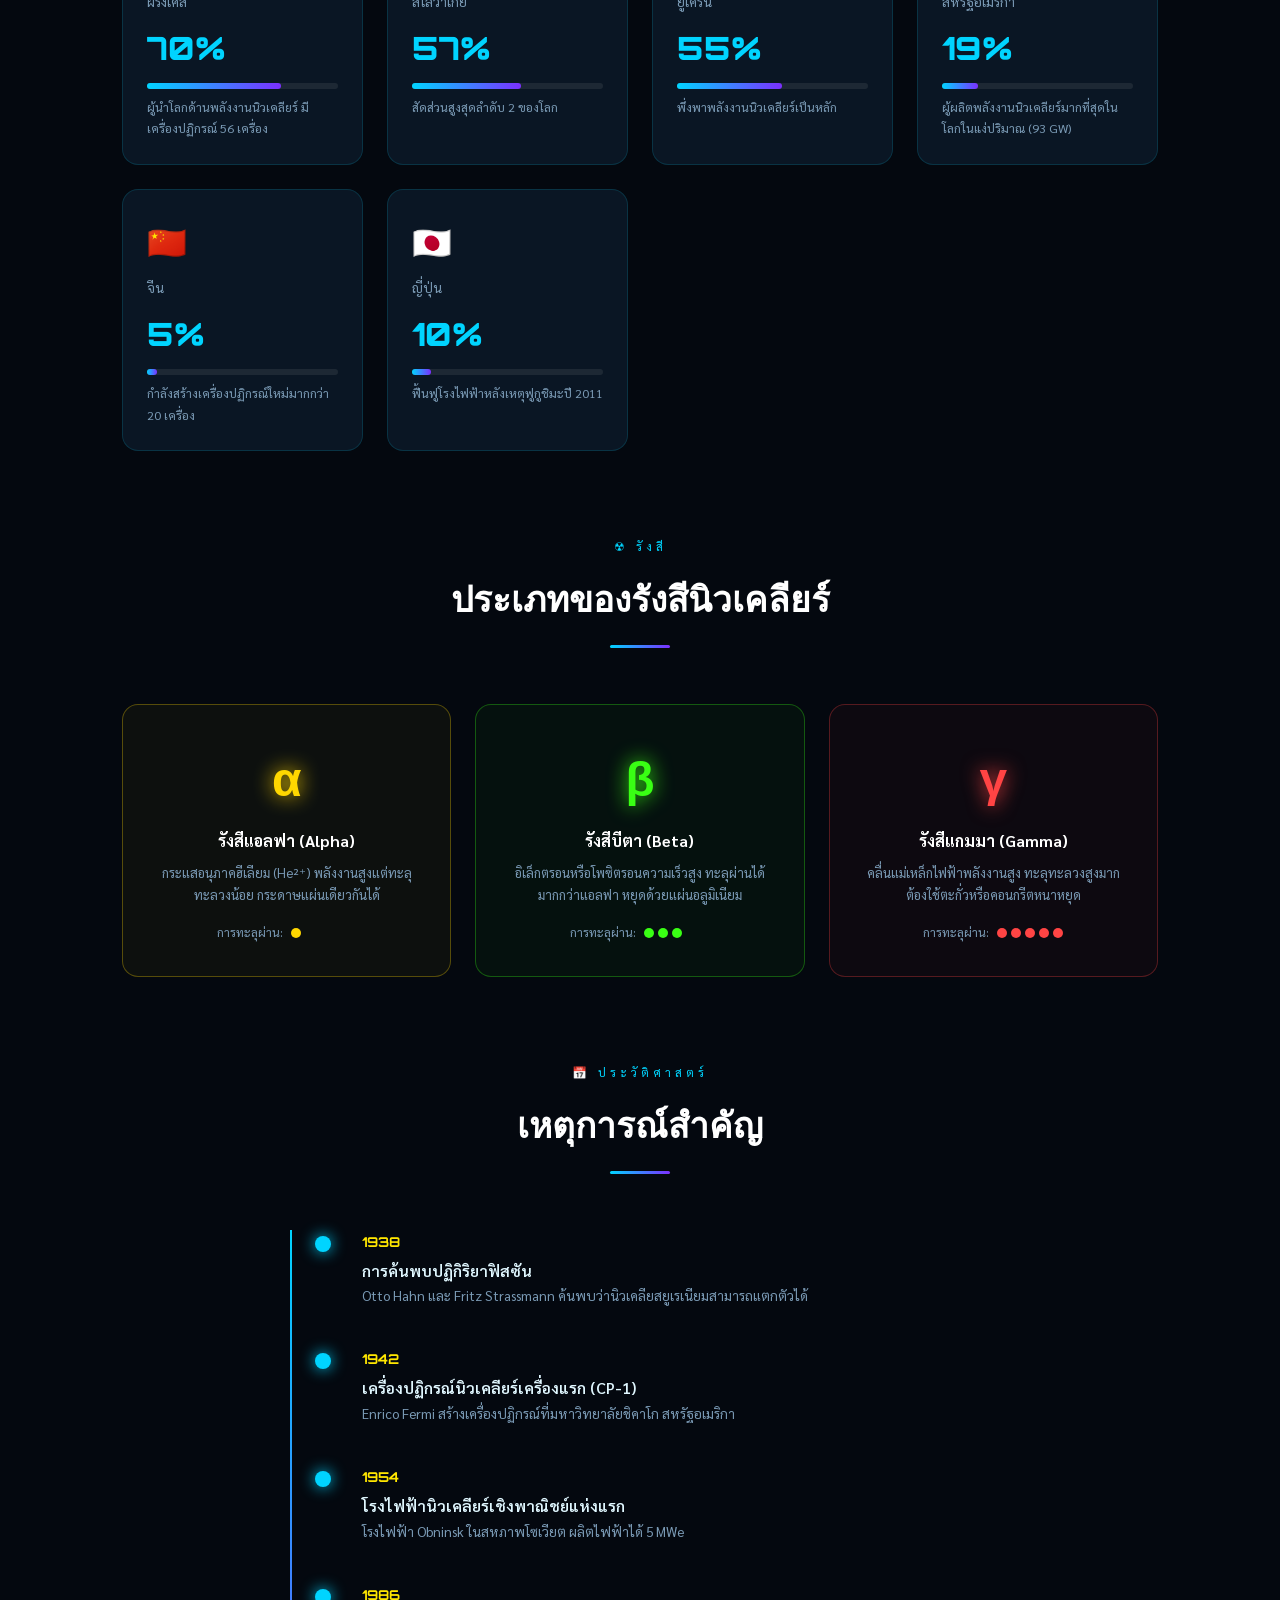
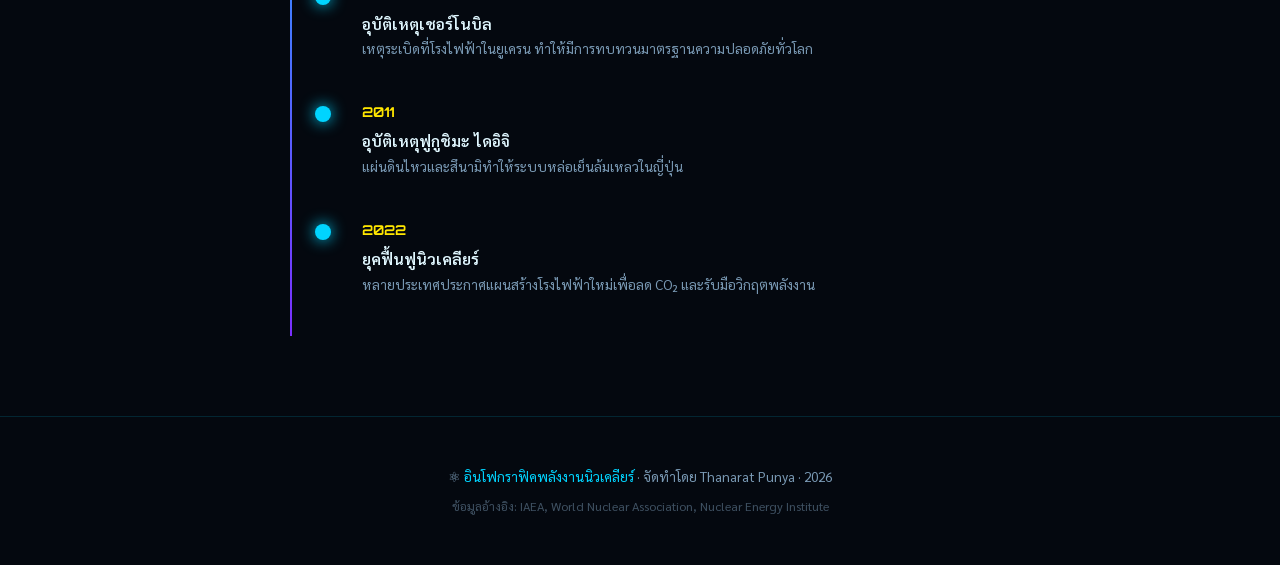
<file: nuclear-infographic.html>
<!DOCTYPE html>
<html lang="th">

<head>
    <meta charset="UTF-8">
    <meta name="viewport" content="width=device-width, initial-scale=1.0">
    <title>พลังงานนิวเคลียร์ — อินโฟกราฟิค</title>
    <link
        href="https://fonts.googleapis.com/css2?family=Sarabun:wght@300;400;600;700;800&family=Orbitron:wght@400;700;900&display=swap"
        rel="stylesheet">
    <link rel="stylesheet" href="https://cdnjs.cloudflare.com/ajax/libs/font-awesome/6.5.0/css/all.min.css">
    <style>
        :root {
            --neon-blue: #00d4ff;
            --neon-green: #39ff14;
            --neon-yellow: #ffe600;
            --plasma: #7b2fff;
            --dark-bg: #04080f;
            --dark-card: #0d1b2a;
            --dark-border: rgba(0, 212, 255, 0.15);
            --text-primary: #e0f7ff;
            --text-muted: #7a9ab5;
            --danger: #ff4444;
            --safe: #39ff14;
        }

        *,
        *::before,
        *::after {
            margin: 0;
            padding: 0;
            box-sizing: border-box;
        }

        body {
            font-family: 'Sarabun', sans-serif;
            background: var(--dark-bg);
            color: var(--text-primary);
            overflow-x: hidden;
            line-height: 1.7;
        }

        /* ===== ANIMATED BG ===== */
        .bg-particles {
            position: fixed;
            inset: 0;
            z-index: 0;
            pointer-events: none;
            background: radial-gradient(ellipse at 20% 50%, rgba(0, 100, 255, 0.07) 0%, transparent 60%),
                radial-gradient(ellipse at 80% 20%, rgba(123, 47, 255, 0.07) 0%, transparent 60%),
                radial-gradient(ellipse at 60% 80%, rgba(0, 212, 255, 0.05) 0%, transparent 60%);
        }

        .grid-overlay {
            position: fixed;
            inset: 0;
            z-index: 0;
            pointer-events: none;
            background-image:
                linear-gradient(rgba(0, 212, 255, 0.04) 1px, transparent 1px),
                linear-gradient(90deg, rgba(0, 212, 255, 0.04) 1px, transparent 1px);
            background-size: 60px 60px;
        }

        /* ===== LAYOUT ===== */
        .page {
            position: relative;
            z-index: 1;
        }

        .container {
            max-width: 1100px;
            margin: 0 auto;
            padding: 0 2rem;
        }

        /* ===== HERO ===== */
        .hero {
            min-height: 100vh;
            display: flex;
            flex-direction: column;
            align-items: center;
            justify-content: center;
            text-align: center;
            padding: 4rem 2rem;
            position: relative;
        }

        .atom-visual {
            position: relative;
            width: 200px;
            height: 200px;
            margin: 0 auto 3rem;
        }

        .nucleus {
            position: absolute;
            inset: 0;
            display: flex;
            align-items: center;
            justify-content: center;
        }

        .nucleus-core {
            width: 50px;
            height: 50px;
            background: radial-gradient(circle, #ffe600 0%, #ff6600 60%, #ff0000 100%);
            border-radius: 50%;
            box-shadow: 0 0 30px #ffe600, 0 0 60px #ff6600, 0 0 100px rgba(255, 100, 0, 0.4);
            animation: pulse-core 2s ease-in-out infinite;
        }

        @keyframes pulse-core {

            0%,
            100% {
                transform: scale(1);
                box-shadow: 0 0 30px #ffe600, 0 0 60px #ff6600;
            }

            50% {
                transform: scale(1.15);
                box-shadow: 0 0 50px #ffe600, 0 0 100px #ff6600;
            }
        }

        .orbit {
            position: absolute;
            inset: 0;
            border: 1.5px solid rgba(0, 212, 255, 0.3);
            border-radius: 50%;
            animation: spin linear infinite;
        }

        .orbit:nth-child(2) {
            animation-duration: 4s;
            transform: rotate(0deg) rotateX(70deg);
        }

        .orbit:nth-child(3) {
            animation-duration: 6s;
            transform: rotate(60deg) rotateX(70deg);
        }

        .orbit:nth-child(4) {
            animation-duration: 5s;
            transform: rotate(120deg) rotateX(70deg);
        }

        .electron {
            position: absolute;
            top: -4px;
            left: 50%;
            transform: translateX(-50%);
            width: 8px;
            height: 8px;
            background: var(--neon-blue);
            border-radius: 50%;
            box-shadow: 0 0 10px var(--neon-blue);
        }

        @keyframes spin {
            to {
                transform: rotate(360deg);
            }

            /* simplified */
        }

        .orbit:nth-child(2) {
            animation: spin2 4s linear infinite;
        }

        .orbit:nth-child(3) {
            animation: spin3 6s linear infinite;
        }

        .orbit:nth-child(4) {
            animation: spin4 5s linear infinite;
        }

        @keyframes spin2 {
            from {
                transform: rotateZ(0deg) rotateX(70deg);
            }

            to {
                transform: rotateZ(360deg) rotateX(70deg);
            }
        }

        @keyframes spin3 {
            from {
                transform: rotateZ(60deg) rotateX(70deg);
            }

            to {
                transform: rotateZ(420deg) rotateX(70deg);
            }
        }

        @keyframes spin4 {
            from {
                transform: rotateZ(120deg) rotateX(70deg);
            }

            to {
                transform: rotateZ(480deg) rotateX(70deg);
            }
        }

        .hero-badge {
            display: inline-block;
            background: rgba(0, 212, 255, 0.1);
            border: 1px solid var(--neon-blue);
            border-radius: 50px;
            padding: 0.4rem 1.5rem;
            font-size: 0.8rem;
            letter-spacing: 3px;
            text-transform: uppercase;
            color: var(--neon-blue);
            margin-bottom: 1.5rem;
        }

        .hero h1 {
            font-family: 'Orbitron', monospace;
            font-size: clamp(2rem, 5vw, 4rem);
            font-weight: 900;
            line-height: 1.1;
            background: linear-gradient(135deg, #ffffff 0%, var(--neon-blue) 50%, var(--plasma) 100%);
            -webkit-background-clip: text;
            -webkit-text-fill-color: transparent;
            background-clip: text;
            margin-bottom: 1rem;
        }

        .hero-sub {
            font-size: 1.2rem;
            color: var(--text-muted);
            max-width: 600px;
            margin: 0 auto 3rem;
        }

        .hero-stats {
            display: flex;
            gap: 3rem;
            flex-wrap: wrap;
            justify-content: center;
        }

        .stat-bubble {
            display: flex;
            flex-direction: column;
            align-items: center;
            gap: 0.3rem;
        }

        .stat-num {
            font-family: 'Orbitron', monospace;
            font-size: 2.5rem;
            font-weight: 900;
            color: var(--neon-yellow);
            text-shadow: 0 0 20px rgba(255, 230, 0, 0.5);
        }

        .stat-label {
            font-size: 0.85rem;
            color: var(--text-muted);
            text-align: center;
        }

        /* ===== SECTION ===== */
        .section {
            padding: 5rem 0;
        }

        .section-header {
            text-align: center;
            margin-bottom: 3.5rem;
        }

        .section-tag {
            display: inline-block;
            color: var(--neon-blue);
            font-size: 0.75rem;
            letter-spacing: 4px;
            text-transform: uppercase;
            margin-bottom: 0.8rem;
        }

        .section-title {
            font-family: 'Orbitron', monospace;
            font-size: clamp(1.5rem, 3vw, 2.2rem);
            font-weight: 700;
            color: #fff;
        }

        .divider {
            width: 60px;
            height: 3px;
            background: linear-gradient(90deg, var(--neon-blue), var(--plasma));
            margin: 1rem auto 0;
            border-radius: 3px;
        }

        /* ===== GLASS CARD ===== */
        .glass {
            background: rgba(13, 27, 42, 0.8);
            border: 1px solid var(--dark-border);
            border-radius: 20px;
            backdrop-filter: blur(10px);
            padding: 2rem;
        }

        .glass:hover {
            border-color: rgba(0, 212, 255, 0.4);
            box-shadow: 0 0 30px rgba(0, 212, 255, 0.05);
            transition: all 0.3s ease;
        }

        /* ===== HOW IT WORKS ===== */
        .process-flow {
            display: flex;
            align-items: flex-start;
            gap: 0;
            flex-wrap: nowrap;
            overflow-x: auto;
            padding-bottom: 1rem;
        }

        .process-step {
            flex: 1;
            min-width: 140px;
            display: flex;
            flex-direction: column;
            align-items: center;
            text-align: center;
            position: relative;
        }

        .process-step:not(:last-child)::after {
            content: '▶';
            position: absolute;
            right: -12px;
            top: 30px;
            color: var(--neon-blue);
            font-size: 1.2rem;
            z-index: 2;
        }

        .step-icon {
            width: 64px;
            height: 64px;
            border-radius: 50%;
            display: flex;
            align-items: center;
            justify-content: center;
            font-size: 1.6rem;
            margin-bottom: 1rem;
            border: 2px solid;
            position: relative;
        }

        .step-icon::before {
            content: attr(data-n);
            position: absolute;
            top: -8px;
            right: -8px;
            width: 22px;
            height: 22px;
            background: var(--neon-blue);
            border-radius: 50%;
            font-size: 0.7rem;
            font-weight: 700;
            display: flex;
            align-items: center;
            justify-content: center;
            color: #000;
            font-family: 'Orbitron', monospace;
        }

        .step-icon.blue {
            background: rgba(0, 212, 255, 0.1);
            border-color: var(--neon-blue);
            color: var(--neon-blue);
        }

        .step-icon.yellow {
            background: rgba(255, 230, 0, 0.1);
            border-color: var(--neon-yellow);
            color: var(--neon-yellow);
        }

        .step-icon.green {
            background: rgba(57, 255, 20, 0.1);
            border-color: var(--neon-green);
            color: var(--neon-green);
        }

        .step-icon.purple {
            background: rgba(123, 47, 255, 0.1);
            border-color: var(--plasma);
            color: var(--plasma);
        }

        .step-icon.orange {
            background: rgba(255, 100, 0, 0.1);
            border-color: #ff6400;
            color: #ff6400;
        }

        .step-title {
            font-weight: 700;
            font-size: 0.85rem;
            color: #fff;
            margin-bottom: 0.3rem;
        }

        .step-desc {
            font-size: 0.75rem;
            color: var(--text-muted);
            padding: 0 0.5rem;
        }

        /* ===== FISSION DIAGRAM ===== */
        .fission-visual {
            display: flex;
            align-items: center;
            justify-content: center;
            gap: 2rem;
            flex-wrap: wrap;
            margin-top: 3rem;
            padding: 2.5rem;
            background: rgba(0, 0, 0, 0.3);
            border-radius: 20px;
            border: 1px solid rgba(255, 230, 0, 0.15);
        }

        .fission-atom {
            display: flex;
            flex-direction: column;
            align-items: center;
            gap: 0.5rem;
        }

        .atom-circle {
            width: 80px;
            height: 80px;
            border-radius: 50%;
            display: flex;
            align-items: center;
            justify-content: center;
            font-family: 'Orbitron', monospace;
            font-weight: 900;
            font-size: 0.85rem;
            border: 2px solid;
        }

        .atom-circle.uranium {
            background: rgba(255, 230, 0, 0.15);
            border-color: var(--neon-yellow);
            color: var(--neon-yellow);
        }

        .atom-circle.neutron {
            background: rgba(0, 212, 255, 0.15);
            border-color: var(--neon-blue);
            color: var(--neon-blue);
            width: 50px;
            height: 50px;
            font-size: 0.7rem;
        }

        .atom-circle.product {
            background: rgba(57, 255, 20, 0.1);
            border-color: var(--neon-green);
            color: var(--neon-green);
            width: 60px;
            height: 60px;
        }

        .atom-circle.energy {
            background: rgba(255, 100, 0, 0.15);
            border-color: #ff6400;
            color: #ff6400;
            width: 70px;
            height: 70px;
        }

        .fission-arrow {
            font-size: 2rem;
            color: var(--neon-blue);
            opacity: 0.7;
        }

        .fission-plus {
            font-size: 1.5rem;
            color: var(--text-muted);
        }

        .atom-label {
            font-size: 0.75rem;
            color: var(--text-muted);
            text-align: center;
        }

        /* ===== REACTOR TYPES ===== */
        .reactor-grid {
            display: grid;
            grid-template-columns: repeat(auto-fit, minmax(220px, 1fr));
            gap: 1.5rem;
        }

        .reactor-card {
            padding: 2rem 1.5rem;
            border-radius: 16px;
            border: 1px solid var(--dark-border);
            background: rgba(13, 27, 42, 0.9);
            transition: all 0.3s ease;
            text-align: center;
        }

        .reactor-card:hover {
            transform: translateY(-8px);
            border-color: var(--neon-blue);
            box-shadow: 0 20px 40px rgba(0, 0, 0, 0.3), 0 0 30px rgba(0, 212, 255, 0.08);
        }

        .reactor-icon {
            font-size: 2.5rem;
            margin-bottom: 1rem;
        }

        .reactor-name {
            font-family: 'Orbitron', monospace;
            font-size: 0.8rem;
            font-weight: 700;
            color: var(--neon-blue);
            margin-bottom: 0.3rem;
            letter-spacing: 1px;
        }

        .reactor-fullname {
            font-size: 0.95rem;
            font-weight: 700;
            color: #fff;
            margin-bottom: 0.8rem;
        }

        .reactor-desc {
            font-size: 0.82rem;
            color: var(--text-muted);
            margin-bottom: 1rem;
        }

        .reactor-share {
            font-family: 'Orbitron', monospace;
            font-size: 1.8rem;
            font-weight: 900;
            color: var(--neon-yellow);
        }

        .reactor-share-label {
            font-size: 0.72rem;
            color: var(--text-muted);
        }

        /* ===== PROS CONS ===== */
        .pros-cons-grid {
            display: grid;
            grid-template-columns: 1fr 1fr;
            gap: 2rem;
        }

        .pros-card {
            border-color: rgba(57, 255, 20, 0.2);
        }

        .cons-card {
            border-color: rgba(255, 68, 68, 0.2);
        }

        .pc-header {
            display: flex;
            align-items: center;
            gap: 1rem;
            margin-bottom: 1.5rem;
        }

        .pc-icon {
            width: 50px;
            height: 50px;
            border-radius: 12px;
            display: flex;
            align-items: center;
            justify-content: center;
            font-size: 1.4rem;
        }

        .pc-icon.pros {
            background: rgba(57, 255, 20, 0.1);
            color: var(--neon-green);
        }

        .pc-icon.cons {
            background: rgba(255, 68, 68, 0.1);
            color: var(--danger);
        }

        .pc-title {
            font-family: 'Orbitron', monospace;
            font-size: 1rem;
            font-weight: 700;
            color: #fff;
        }

        .pc-list {
            list-style: none;
            display: flex;
            flex-direction: column;
            gap: 0.8rem;
        }

        .pc-list li {
            display: flex;
            align-items: flex-start;
            gap: 0.8rem;
            font-size: 0.9rem;
            color: var(--text-muted);
        }

        .pc-list li::before {
            content: '◆';
            flex-shrink: 0;
            font-size: 0.6rem;
            margin-top: 0.3rem;
        }

        .pros .pc-list li::before {
            color: var(--neon-green);
        }

        .cons .pc-list li::before {
            color: var(--danger);
        }

        /* ===== WORLD MAP STATS ===== */
        .world-stats {
            display: grid;
            grid-template-columns: repeat(auto-fit, minmax(200px, 1fr));
            gap: 1.5rem;
        }

        .world-card {
            background: rgba(13, 27, 42, 0.8);
            border: 1px solid var(--dark-border);
            border-radius: 16px;
            padding: 1.5rem;
            display: flex;
            flex-direction: column;
            gap: 0.5rem;
            transition: all 0.3s ease;
        }

        .world-card:hover {
            border-color: var(--neon-blue);
            transform: translateY(-4px);
        }

        .world-flag {
            font-size: 2rem;
        }

        .world-country {
            font-size: 0.85rem;
            color: var(--text-muted);
        }

        .world-pct {
            font-family: 'Orbitron', monospace;
            font-size: 2rem;
            font-weight: 900;
            color: var(--neon-blue);
        }

        .world-bar-wrap {
            width: 100%;
            height: 6px;
            background: rgba(255, 255, 255, 0.08);
            border-radius: 3px;
        }

        .world-bar {
            height: 100%;
            border-radius: 3px;
            background: linear-gradient(90deg, var(--neon-blue), var(--plasma));
        }

        .world-desc {
            font-size: 0.78rem;
            color: var(--text-muted);
        }

        /* ===== RADIATION ===== */
        .radiation-types {
            display: grid;
            grid-template-columns: repeat(3, 1fr);
            gap: 1.5rem;
        }

        .rad-card {
            border-radius: 16px;
            padding: 2rem;
            text-align: center;
            border: 1px solid;
            transition: all 0.3s ease;
        }

        .rad-card.alpha {
            border-color: rgba(255, 215, 0, 0.3);
            background: rgba(255, 215, 0, 0.04);
        }

        .rad-card.beta {
            border-color: rgba(57, 255, 20, 0.3);
            background: rgba(57, 255, 20, 0.04);
        }

        .rad-card.gamma {
            border-color: rgba(255, 68, 68, 0.3);
            background: rgba(255, 68, 68, 0.04);
        }

        .rad-symbol {
            font-family: 'Orbitron', monospace;
            font-size: 3rem;
            font-weight: 900;
            margin-bottom: 0.5rem;
        }

        .alpha .rad-symbol {
            color: #ffd700;
            text-shadow: 0 0 20px #ffd700;
        }

        .beta .rad-symbol {
            color: var(--neon-green);
            text-shadow: 0 0 20px var(--neon-green);
        }

        .gamma .rad-symbol {
            color: var(--danger);
            text-shadow: 0 0 20px var(--danger);
        }

        .rad-name {
            font-size: 1rem;
            font-weight: 700;
            color: #fff;
            margin-bottom: 0.5rem;
        }

        .rad-desc {
            font-size: 0.82rem;
            color: var(--text-muted);
            margin-bottom: 1rem;
        }

        .rad-penetration {
            display: flex;
            align-items: center;
            justify-content: center;
            gap: 0.5rem;
            font-size: 0.78rem;
            color: var(--text-muted);
        }

        .rad-dots {
            display: flex;
            gap: 4px;
        }

        .rad-dot {
            width: 10px;
            height: 10px;
            border-radius: 50%;
            opacity: 0.3;
        }

        .rad-dot.active {
            opacity: 1;
        }

        .alpha .rad-dot.active {
            background: #ffd700;
        }

        .beta .rad-dot.active {
            background: var(--neon-green);
        }

        .gamma .rad-dot.active {
            background: var(--danger);
        }

        /* ===== TIMELINE ===== */
        .history-timeline {
            position: relative;
            padding-left: 2rem;
        }

        .history-timeline::before {
            content: '';
            position: absolute;
            left: 0;
            top: 0;
            bottom: 0;
            width: 2px;
            background: linear-gradient(to bottom, var(--neon-blue), var(--plasma));
        }

        .history-item {
            position: relative;
            padding-left: 2.5rem;
            padding-bottom: 2.5rem;
        }

        .history-item::before {
            content: '';
            position: absolute;
            left: -7px;
            top: 6px;
            width: 16px;
            height: 16px;
            border-radius: 50%;
            background: var(--neon-blue);
            box-shadow: 0 0 15px var(--neon-blue);
        }

        .history-year {
            font-family: 'Orbitron', monospace;
            font-size: 0.85rem;
            color: var(--neon-yellow);
            font-weight: 700;
            margin-bottom: 0.3rem;
        }

        .history-event {
            font-size: 0.98rem;
            color: var(--text-primary);
            font-weight: 600;
        }

        .history-detail {
            font-size: 0.85rem;
            color: var(--text-muted);
        }

        /* ===== FOOTER ===== */
        footer {
            text-align: center;
            padding: 3rem;
            border-top: 1px solid var(--dark-border);
            color: var(--text-muted);
            font-size: 0.85rem;
        }

        footer .neon {
            color: var(--neon-blue);
        }

        /* ===== RESPONSIVE ===== */
        @media(max-width: 768px) {
            .pros-cons-grid {
                grid-template-columns: 1fr;
            }

            .radiation-types {
                grid-template-columns: 1fr;
            }

            .process-flow {
                flex-direction: column;
                align-items: center;
            }

            .process-step:not(:last-child)::after {
                content: '▼';
                right: auto;
                top: auto;
                bottom: -18px;
            }
        }
    </style>
</head>

<body>
    <div class="bg-particles"></div>
    <div class="grid-overlay"></div>

    <div class="page">

        <!-- ===== HERO ===== -->
        <section class="hero">
            <div class="atom-visual">
                <div class="nucleus">
                    <div class="nucleus-core"></div>
                </div>
                <div class="orbit">
                    <div class="electron"></div>
                </div>
                <div class="orbit">
                    <div class="electron"></div>
                </div>
                <div class="orbit">
                    <div class="electron"></div>
                </div>
            </div>
            <div class="hero-badge">⚛ INFOGRAPHIC · NUCLEAR ENERGY</div>
            <h1>พลังงานนิวเคลียร์</h1>
            <p class="hero-sub">แหล่งพลังงานแห่งอนาคต — ทำความเข้าใจวิทยาศาสตร์ ศักยภาพ
                และความปลอดภัยของพลังงานนิวเคลียร์ผ่านข้อมูลเชิงภาพ</p>
            <div class="hero-stats">
                <div class="stat-bubble">
                    <span class="stat-num">440+</span>
                    <span class="stat-label">เครื่องปฏิกรณ์<br>ที่ใช้งานทั่วโลก</span>
                </div>
                <div class="stat-bubble">
                    <span class="stat-num">10%</span>
                    <span class="stat-label">สัดส่วนไฟฟ้า<br>ของโลกจากนิวเคลียร์</span>
                </div>
                <div class="stat-bubble">
                    <span class="stat-num">32</span>
                    <span class="stat-label">ประเทศที่มี<br>โรงไฟฟ้านิวเคลียร์</span>
                </div>
                <div class="stat-bubble">
                    <span class="stat-num">0g</span>
                    <span class="stat-label">CO₂<br>ขณะผลิตไฟฟ้า</span>
                </div>
            </div>
        </section>

        <!-- ===== HOW IT WORKS ===== -->
        <section class="section">
            <div class="container">
                <div class="section-header">
                    <span class="section-tag">⚙ กระบวนการ</span>
                    <h2 class="section-title">โรงไฟฟ้านิวเคลียร์ทำงานอย่างไร?</h2>
                    <div class="divider"></div>
                </div>

                <!-- FISSION DIAGRAM -->
                <div class="fission-visual">
                    <div class="fission-atom">
                        <div class="atom-circle uranium">U-235</div>
                        <div class="atom-label">ยูเรเนียม-235</div>
                    </div>
                    <span class="fission-plus">+</span>
                    <div class="fission-atom">
                        <div class="atom-circle neutron">n</div>
                        <div class="atom-label">นิวตรอน</div>
                    </div>
                    <span class="fission-arrow">→</span>
                    <div class="fission-atom">
                        <div class="atom-circle energy">⚡ ความร้อน</div>
                        <div class="atom-label">พลังงาน</div>
                    </div>
                    <span class="fission-plus">+</span>
                    <div class="fission-atom">
                        <div class="atom-circle product">Ba Kr</div>
                        <div class="atom-label">ผลิตภัณฑ์ฟิสซัน</div>
                    </div>
                    <span class="fission-plus">+</span>
                    <div class="fission-atom">
                        <div class="atom-circle neutron">3n</div>
                        <div class="atom-label">นิวตรอนใหม่</div>
                    </div>
                </div>

                <!-- PROCESS STEPS -->
                <div style="margin-top: 3rem;" class="glass">
                    <div class="process-flow">
                        <div class="process-step">
                            <div class="step-icon yellow" data-n="1">⚛</div>
                            <div class="step-title">เชื้อเพลิงนิวเคลียร์</div>
                            <div class="step-desc">แท่งเชื้อเพลิง UO₂ ถูกบรรจุในแกนกลาง</div>
                        </div>
                        <div class="process-step">
                            <div class="step-icon orange" data-n="2">🔥</div>
                            <div class="step-title">ปฏิกิริยาฟิสซัน</div>
                            <div class="step-desc">นิวเคลียสแตกตัว ปล่อยความร้อนมหาศาล</div>
                        </div>
                        <div class="process-step">
                            <div class="step-icon blue" data-n="3">💧</div>
                            <div class="step-title">ถ่ายเทความร้อน</div>
                            <div class="step-desc">น้ำหล่อเย็นรับความร้อน กลายเป็นไอน้ำ</div>
                        </div>
                        <div class="process-step">
                            <div class="step-icon purple" data-n="4">🌀</div>
                            <div class="step-title">ขับเทอร์ไบน์</div>
                            <div class="step-desc">ไอน้ำความดันสูงหมุนกังหัน</div>
                        </div>
                        <div class="process-step">
                            <div class="step-icon green" data-n="5">⚡</div>
                            <div class="step-title">ผลิตไฟฟ้า</div>
                            <div class="step-desc">เครื่องกำเนิดไฟฟ้าแปลงพลังงานกล → ไฟฟ้า</div>
                        </div>
                    </div>
                </div>
            </div>
        </section>

        <!-- ===== REACTOR TYPES ===== -->
        <section class="section" style="padding-top:0">
            <div class="container">
                <div class="section-header">
                    <span class="section-tag">🏭 ประเภทเครื่องปฏิกรณ์</span>
                    <h2 class="section-title">ชนิดของเครื่องปฏิกรณ์นิวเคลียร์</h2>
                    <div class="divider"></div>
                </div>
                <div class="reactor-grid">
                    <div class="reactor-card">
                        <div class="reactor-icon">💧</div>
                        <div class="reactor-name">PWR</div>
                        <div class="reactor-fullname">Pressurized Water Reactor</div>
                        <div class="reactor-desc">ใช้น้ำความดันสูงเป็นสารหล่อเย็น ป้องกันการเดือด ที่นิยมที่สุดในโลก
                        </div>
                        <div class="reactor-share">70%</div>
                        <div class="reactor-share-label">ของเครื่องปฏิกรณ์ทั่วโลก</div>
                    </div>
                    <div class="reactor-card">
                        <div class="reactor-icon">♨️</div>
                        <div class="reactor-name">BWR</div>
                        <div class="reactor-fullname">Boiling Water Reactor</div>
                        <div class="reactor-desc">น้ำเดือดภายในแกนกลาง กลายเป็นไอโดยตรง ออกแบบง่ายกว่า PWR</div>
                        <div class="reactor-share">20%</div>
                        <div class="reactor-share-label">ของเครื่องปฏิกรณ์ทั่วโลก</div>
                    </div>
                    <div class="reactor-card">
                        <div class="reactor-icon">⚗️</div>
                        <div class="reactor-name">PHWR</div>
                        <div class="reactor-fullname">Pressurized Heavy Water</div>
                        <div class="reactor-desc">ใช้น้ำหนักเป็นสารหล่อเย็น บรรจุเชื้อเพลิงยูเรเนียมธรรมชาติได้</div>
                        <div class="reactor-share">7%</div>
                        <div class="reactor-share-label">ของเครื่องปฏิกรณ์ทั่วโลก</div>
                    </div>
                    <div class="reactor-card">
                        <div class="reactor-icon">🚀</div>
                        <div class="reactor-name">Gen IV</div>
                        <div class="reactor-fullname">เจเนอเรชัน 4 (อนาคต)</div>
                        <div class="reactor-desc">เครื่องปฏิกรณ์เกลือหลอมเหลว, โซเดียมระบายความร้อน —
                            ปลอดภัยและมีประสิทธิภาพสูง</div>
                        <div class="reactor-share">Soon</div>
                        <div class="reactor-share-label">อยู่ระหว่างพัฒนา</div>
                    </div>
                </div>
            </div>
        </section>

        <!-- ===== PROS & CONS ===== -->
        <section class="section" style="padding-top:0">
            <div class="container">
                <div class="section-header">
                    <span class="section-tag">⚖ การวิเคราะห์</span>
                    <h2 class="section-title">ข้อดีและข้อเสีย</h2>
                    <div class="divider"></div>
                </div>
                <div class="pros-cons-grid">
                    <div class="glass pros pros-card">
                        <div class="pc-header">
                            <div class="pc-icon pros"><i class="fa fa-thumbs-up"></i></div>
                            <div class="pc-title">✅ ข้อดีของพลังงานนิวเคลียร์</div>
                        </div>
                        <ul class="pc-list">
                            <li>ไม่ปล่อย CO₂ ขณะผลิตไฟฟ้า — ช่วยแก้ปัญหาโลกร้อน</li>
                            <li>ผลิตพลังงานได้ปริมาณมหาศาลจากเชื้อเพลิงน้อย</li>
                            <li>ผลิตไฟฟ้าได้อย่างต่อเนื่อง 24/7 ไม่ขึ้นกับสภาพอากาศ</li>
                            <li>มีความเชื่อถือได้สูง อายุการใช้งาน 40–80 ปี</li>
                            <li>ความหนาแน่นพลังงานสูงที่สุดในบรรดาเชื้อเพลิง</li>
                            <li>สร้างงานและกระตุ้นเศรษฐกิจภูมิภาค</li>
                        </ul>
                    </div>
                    <div class="glass cons cons-card">
                        <div class="pc-header">
                            <div class="pc-icon cons"><i class="fa fa-triangle-exclamation"></i></div>
                            <div class="pc-title">⚠️ ข้อเสียและความท้าทาย</div>
                        </div>
                        <ul class="pc-list">
                            <li>ของเสียกัมมันตรังสีต้องเก็บอย่างปลอดภัยนับพันปี</li>
                            <li>ต้นทุนก่อสร้างสูงมากและใช้เวลานาน</li>
                            <li>ความเสี่ยงอุบัติเหตุ เช่น เชอร์โนบิล, ฟูกูชิมะ</li>
                            <li>ความกังวลด้านการแพร่กระจายอาวุธนิวเคลียร์</li>
                            <li>ต้องการที่ดินและน้ำจำนวนมาก</li>
                            <li>การรื้อถอนโรงไฟฟ้าเก่ามีค่าใช้จ่ายสูง</li>
                        </ul>
                    </div>
                </div>
            </div>
        </section>

        <!-- ===== WORLD STATS ===== -->
        <section class="section" style="padding-top:0">
            <div class="container">
                <div class="section-header">
                    <span class="section-tag">🌍 สถิติโลก</span>
                    <h2 class="section-title">สัดส่วนไฟฟ้าจากพลังงานนิวเคลียร์</h2>
                    <div class="divider"></div>
                </div>
                <div class="world-stats">
                    <div class="world-card">
                        <div class="world-flag">🇫🇷</div>
                        <div class="world-country">ฝรั่งเศส</div>
                        <div class="world-pct">70%</div>
                        <div class="world-bar-wrap">
                            <div class="world-bar" style="width:70%"></div>
                        </div>
                        <div class="world-desc">ผู้นำโลกด้านพลังงานนิวเคลียร์ มีเครื่องปฏิกรณ์ 56 เครื่อง</div>
                    </div>
                    <div class="world-card">
                        <div class="world-flag">🇸🇰</div>
                        <div class="world-country">สโลวาเกีย</div>
                        <div class="world-pct">57%</div>
                        <div class="world-bar-wrap">
                            <div class="world-bar" style="width:57%"></div>
                        </div>
                        <div class="world-desc">สัดส่วนสูงสุดลำดับ 2 ของโลก</div>
                    </div>
                    <div class="world-card">
                        <div class="world-flag">🇺🇦</div>
                        <div class="world-country">ยูเครน</div>
                        <div class="world-pct">55%</div>
                        <div class="world-bar-wrap">
                            <div class="world-bar" style="width:55%"></div>
                        </div>
                        <div class="world-desc">พึ่งพาพลังงานนิวเคลียร์เป็นหลัก</div>
                    </div>
                    <div class="world-card">
                        <div class="world-flag">🇺🇸</div>
                        <div class="world-country">สหรัฐอเมริกา</div>
                        <div class="world-pct">19%</div>
                        <div class="world-bar-wrap">
                            <div class="world-bar" style="width:19%"></div>
                        </div>
                        <div class="world-desc">ผู้ผลิตพลังงานนิวเคลียร์มากที่สุดในโลกในแง่ปริมาณ (93 GW)</div>
                    </div>
                    <div class="world-card">
                        <div class="world-flag">🇨🇳</div>
                        <div class="world-country">จีน</div>
                        <div class="world-pct">5%</div>
                        <div class="world-bar-wrap">
                            <div class="world-bar" style="width:5%"></div>
                        </div>
                        <div class="world-desc">กำลังสร้างเครื่องปฏิกรณ์ใหม่มากกว่า 20 เครื่อง</div>
                    </div>
                    <div class="world-card">
                        <div class="world-flag">🇯🇵</div>
                        <div class="world-country">ญี่ปุ่น</div>
                        <div class="world-pct">10%</div>
                        <div class="world-bar-wrap">
                            <div class="world-bar" style="width:10%"></div>
                        </div>
                        <div class="world-desc">ฟื้นฟูโรงไฟฟ้าหลังเหตุฟูกูชิมะปี 2011</div>
                    </div>
                </div>
            </div>
        </section>

        <!-- ===== RADIATION TYPES ===== -->
        <section class="section" style="padding-top:0">
            <div class="container">
                <div class="section-header">
                    <span class="section-tag">☢ รังสี</span>
                    <h2 class="section-title">ประเภทของรังสีนิวเคลียร์</h2>
                    <div class="divider"></div>
                </div>
                <div class="radiation-types">
                    <div class="rad-card alpha">
                        <div class="rad-symbol">α</div>
                        <div class="rad-name">รังสีแอลฟา (Alpha)</div>
                        <div class="rad-desc">กระแสอนุภาคฮีเลียม (He²⁺) พลังงานสูงแต่ทะลุทะลวงน้อย กระดาษแผ่นเดียวกันได้
                        </div>
                        <div class="rad-penetration">
                            <span>การทะลุผ่าน:</span>
                            <div class="rad-dots">
                                <div class="rad-dot active"></div>
                                <div class="rad-dot"></div>
                                <div class="rad-dot"></div>
                                <div class="rad-dot"></div>
                                <div class="rad-dot"></div>
                            </div>
                        </div>
                    </div>
                    <div class="rad-card beta">
                        <div class="rad-symbol">β</div>
                        <div class="rad-name">รังสีบีตา (Beta)</div>
                        <div class="rad-desc">อิเล็กตรอนหรือโพซิตรอนความเร็วสูง ทะลุผ่านได้มากกว่าแอลฟา
                            หยุดด้วยแผ่นอลูมิเนียม</div>
                        <div class="rad-penetration">
                            <span>การทะลุผ่าน:</span>
                            <div class="rad-dots">
                                <div class="rad-dot active"></div>
                                <div class="rad-dot active"></div>
                                <div class="rad-dot active"></div>
                                <div class="rad-dot"></div>
                                <div class="rad-dot"></div>
                            </div>
                        </div>
                    </div>
                    <div class="rad-card gamma">
                        <div class="rad-symbol">γ</div>
                        <div class="rad-name">รังสีแกมมา (Gamma)</div>
                        <div class="rad-desc">คลื่นแม่เหล็กไฟฟ้าพลังงานสูง ทะลุทะลวงสูงมาก
                            ต้องใช้ตะกั่วหรือคอนกรีตหนาหยุด</div>
                        <div class="rad-penetration">
                            <span>การทะลุผ่าน:</span>
                            <div class="rad-dots">
                                <div class="rad-dot active"></div>
                                <div class="rad-dot active"></div>
                                <div class="rad-dot active"></div>
                                <div class="rad-dot active"></div>
                                <div class="rad-dot active"></div>
                            </div>
                        </div>
                    </div>
                </div>
            </div>
        </section>

        <!-- ===== HISTORY ===== -->
        <section class="section" style="padding-top:0">
            <div class="container">
                <div class="section-header">
                    <span class="section-tag">📅 ประวัติศาสตร์</span>
                    <h2 class="section-title">เหตุการณ์สำคัญ</h2>
                    <div class="divider"></div>
                </div>
                <div style="max-width:700px; margin: 0 auto;">
                    <div class="history-timeline">
                        <div class="history-item">
                            <div class="history-year">1938</div>
                            <div class="history-event">การค้นพบปฏิกิริยาฟิสซัน</div>
                            <div class="history-detail">Otto Hahn และ Fritz Strassmann
                                ค้นพบว่านิวเคลียสยูเรเนียมสามารถแตกตัวได้</div>
                        </div>
                        <div class="history-item">
                            <div class="history-year">1942</div>
                            <div class="history-event">เครื่องปฏิกรณ์นิวเคลียร์เครื่องแรก (CP-1)</div>
                            <div class="history-detail">Enrico Fermi สร้างเครื่องปฏิกรณ์ที่มหาวิทยาลัยชิคาโก
                                สหรัฐอเมริกา</div>
                        </div>
                        <div class="history-item">
                            <div class="history-year">1954</div>
                            <div class="history-event">โรงไฟฟ้านิวเคลียร์เชิงพาณิชย์แห่งแรก</div>
                            <div class="history-detail">โรงไฟฟ้า Obninsk ในสหภาพโซเวียต ผลิตไฟฟ้าได้ 5 MWe</div>
                        </div>
                        <div class="history-item">
                            <div class="history-year">1986</div>
                            <div class="history-event">อุบัติเหตุเชอร์โนบิล</div>
                            <div class="history-detail">เหตุระเบิดที่โรงไฟฟ้าในยูเครน
                                ทำให้มีการทบทวนมาตรฐานความปลอดภัยทั่วโลก</div>
                        </div>
                        <div class="history-item">
                            <div class="history-year">2011</div>
                            <div class="history-event">อุบัติเหตุฟูกูชิมะ ไดอิจิ</div>
                            <div class="history-detail">แผ่นดินไหวและสึนามิทำให้ระบบหล่อเย็นล้มเหลวในญี่ปุ่น</div>
                        </div>
                        <div class="history-item">
                            <div class="history-year">2022</div>
                            <div class="history-event">ยุคฟื้นฟูนิวเคลียร์</div>
                            <div class="history-detail">หลายประเทศประกาศแผนสร้างโรงไฟฟ้าใหม่เพื่อลด CO₂
                                และรับมือวิกฤตพลังงาน</div>
                        </div>
                    </div>
                </div>
            </div>
        </section>

        <!-- ===== FOOTER ===== -->
        <footer>
            <p>⚛ <span class="neon">อินโฟกราฟิคพลังงานนิวเคลียร์</span> · จัดทำโดย Thanarat Punya · 2026</p>
            <p style="margin-top:0.5rem; font-size:0.78rem; opacity:0.5;">ข้อมูลอ้างอิง: IAEA, World Nuclear
                Association, Nuclear Energy Institute</p>
        </footer>

    </div><!-- /.page -->
</body>

</html>
</file>
